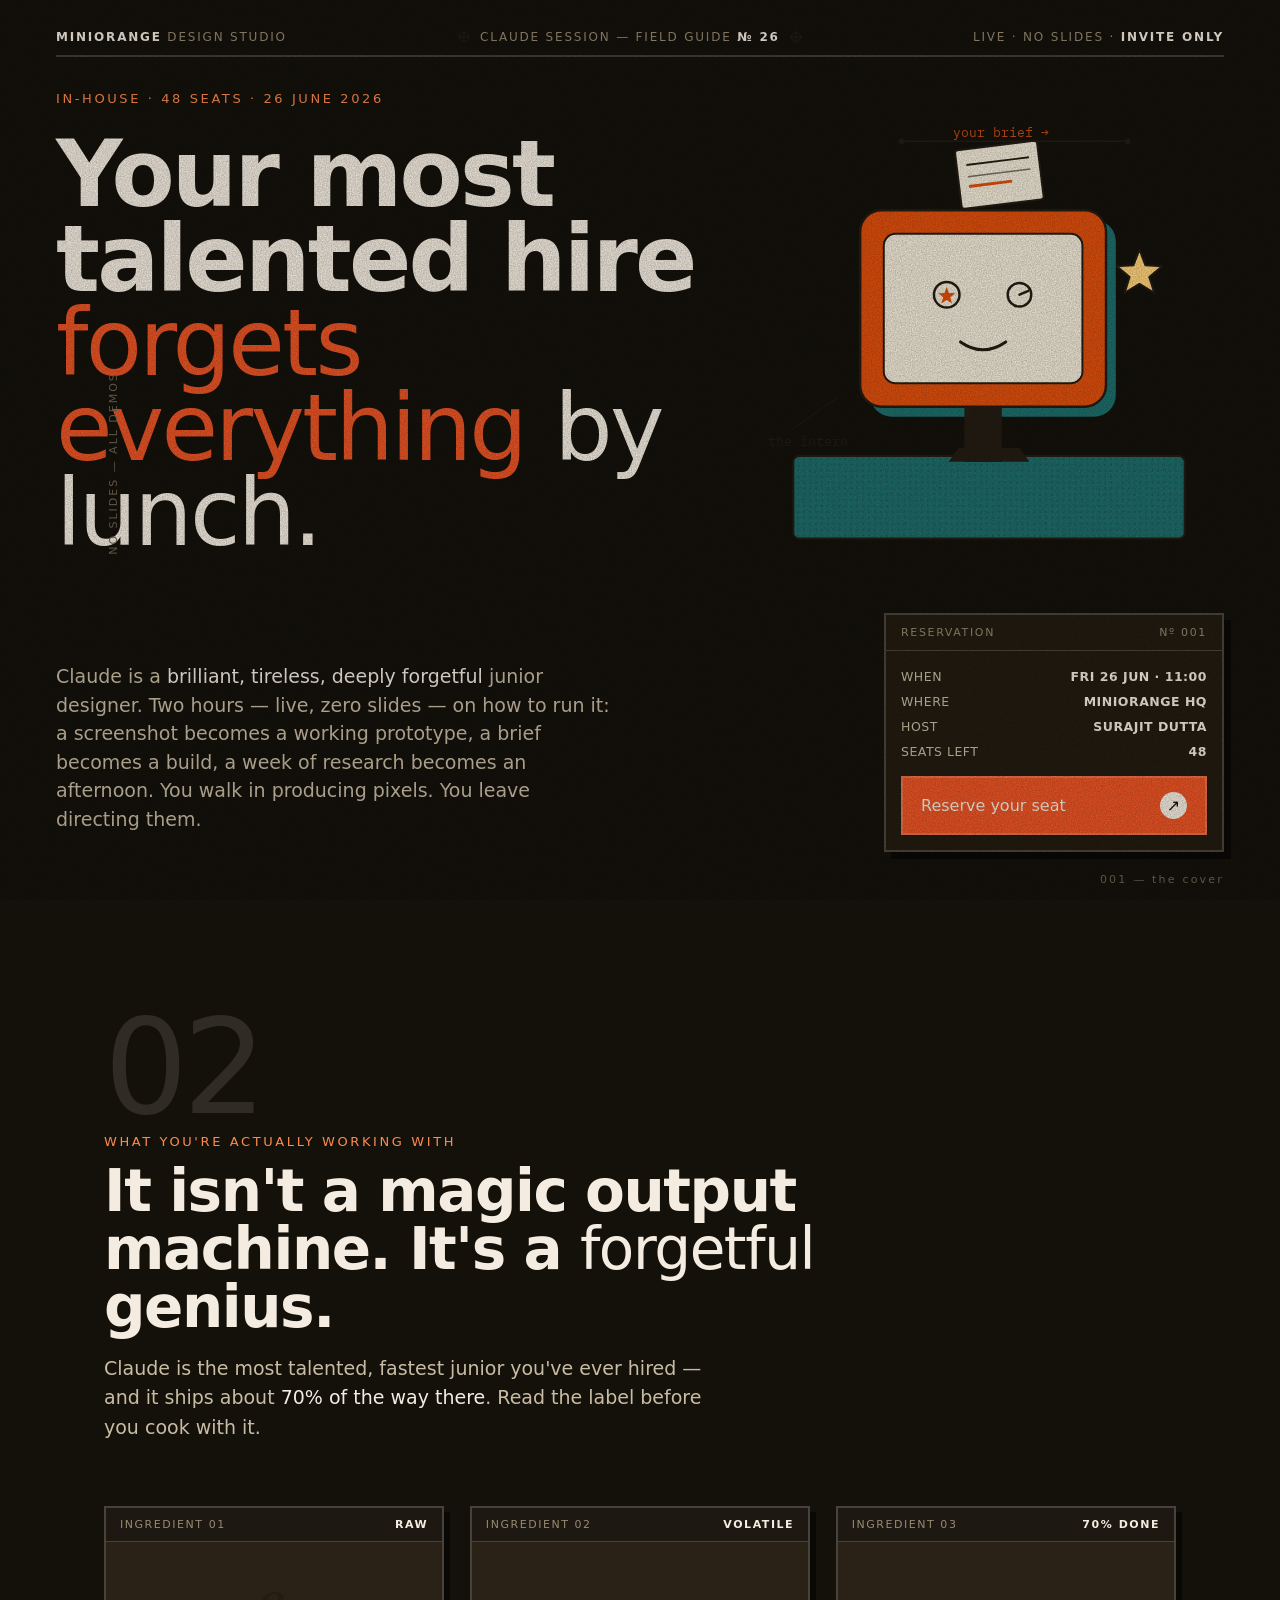
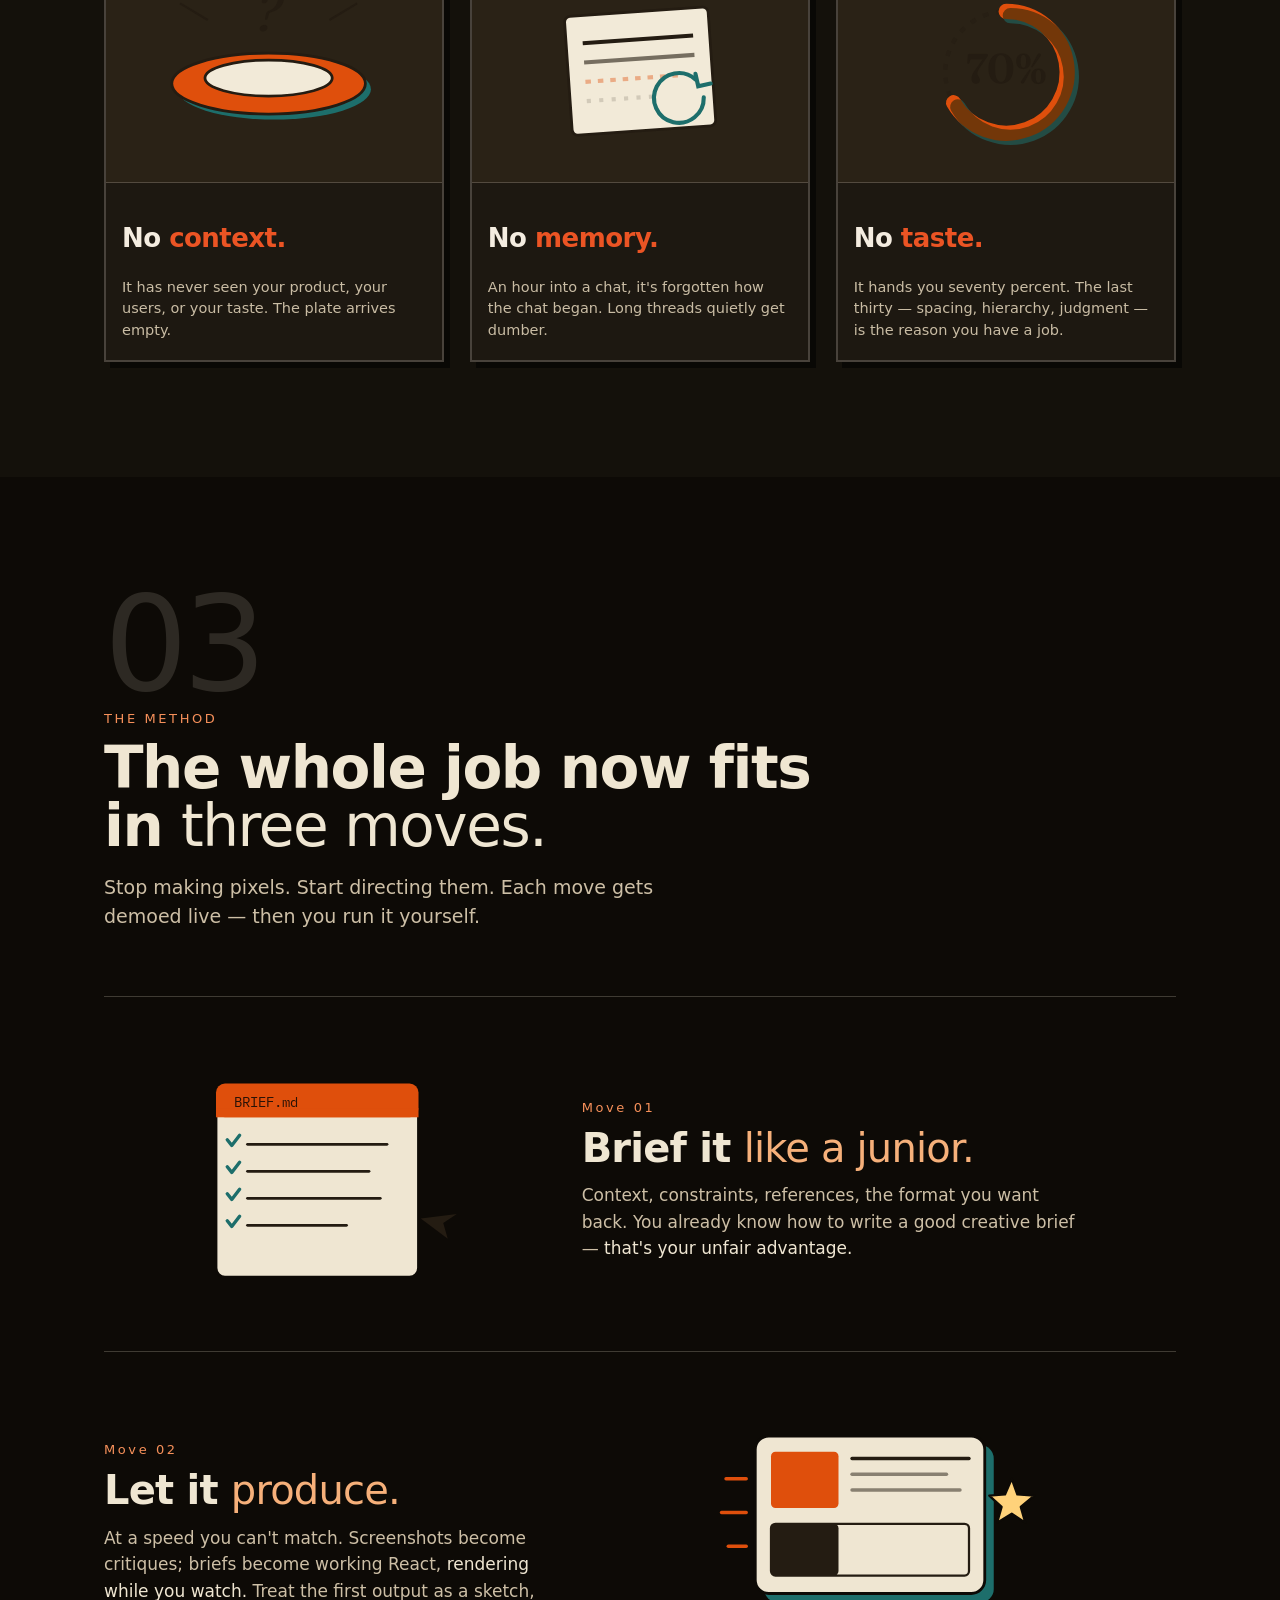
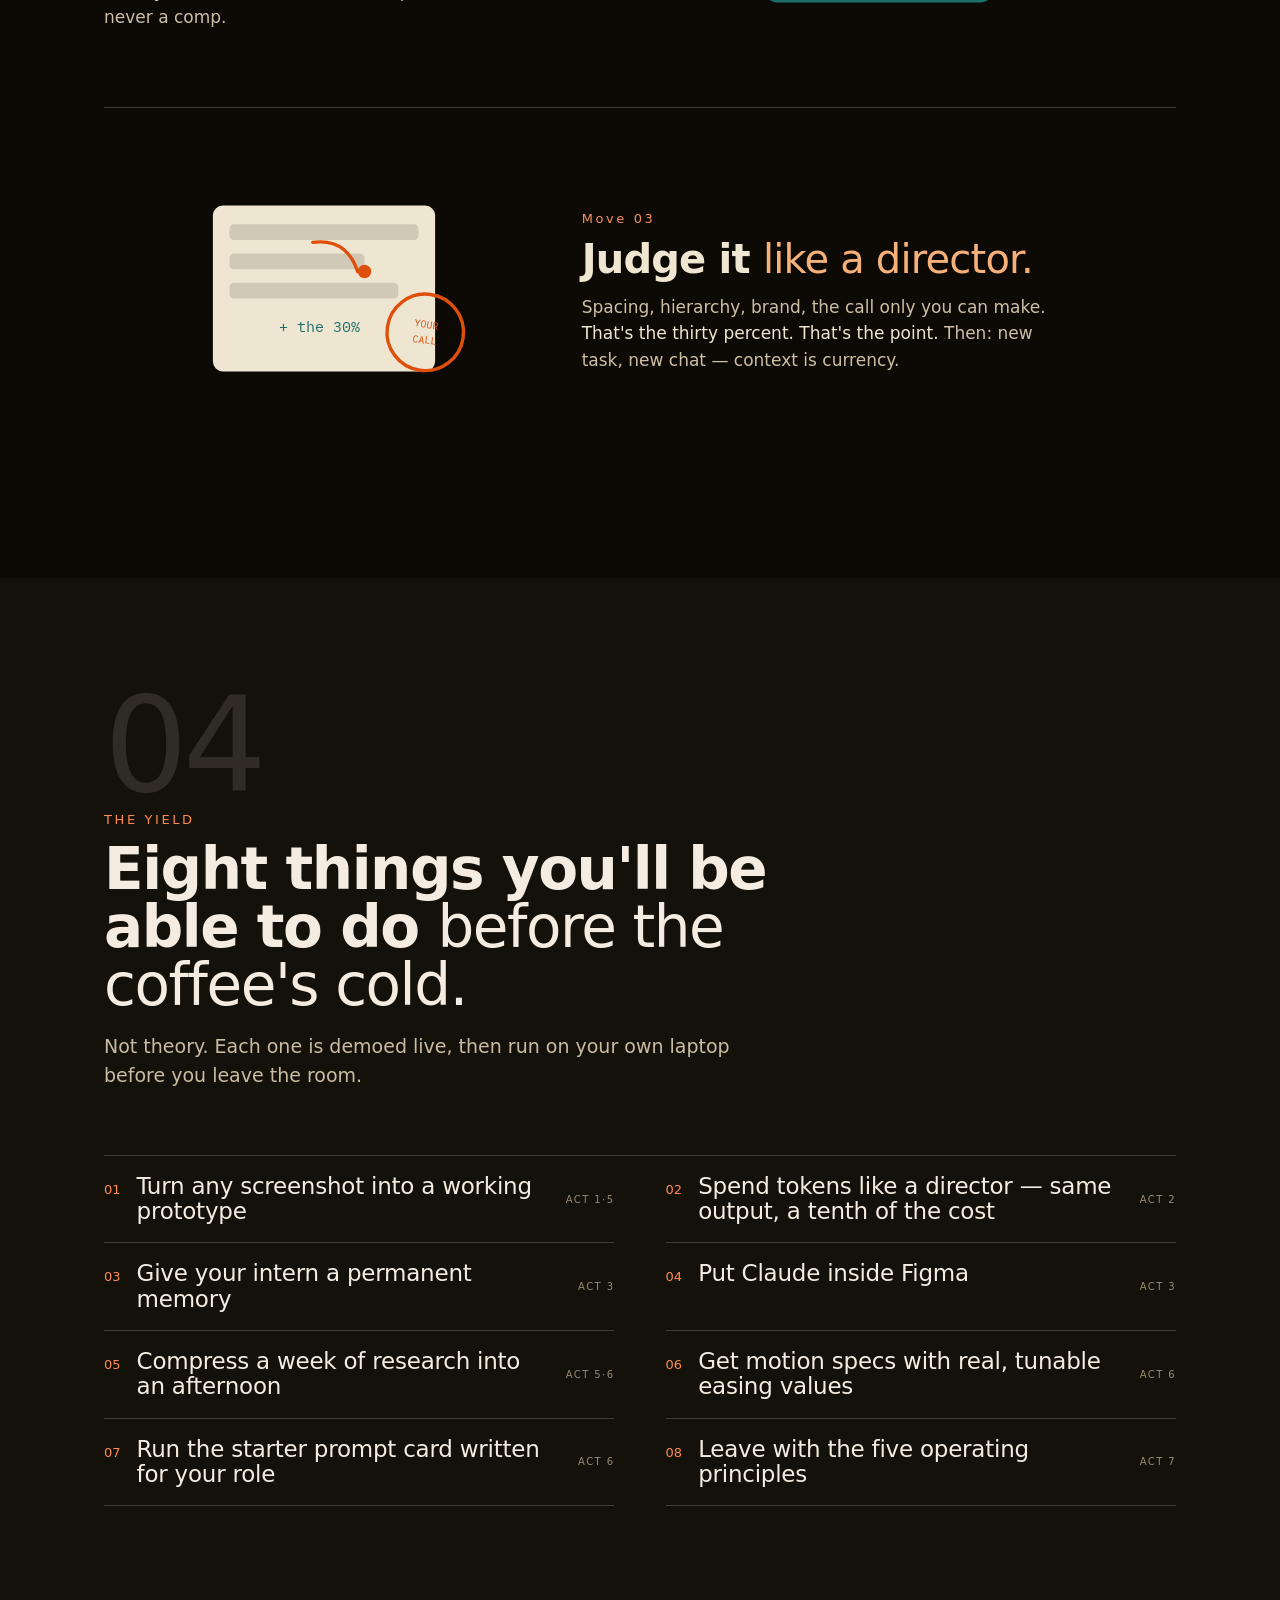
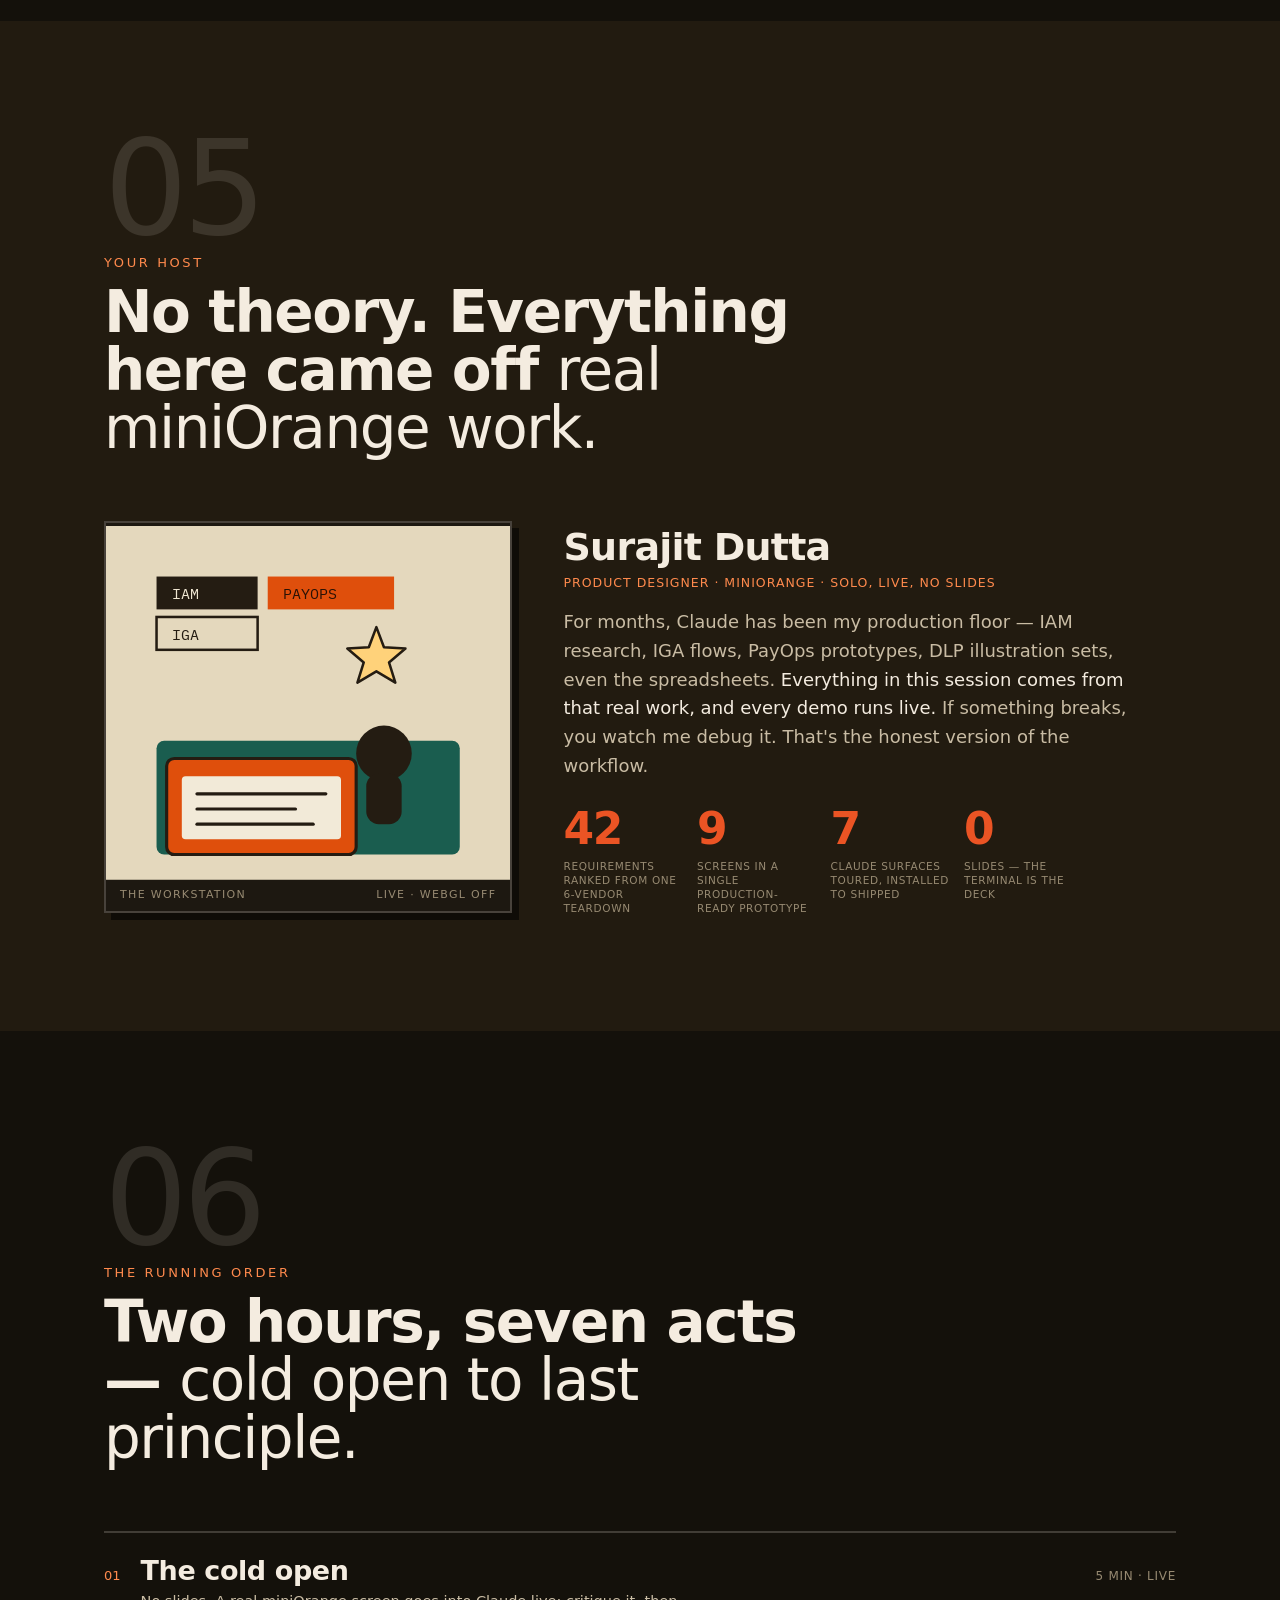
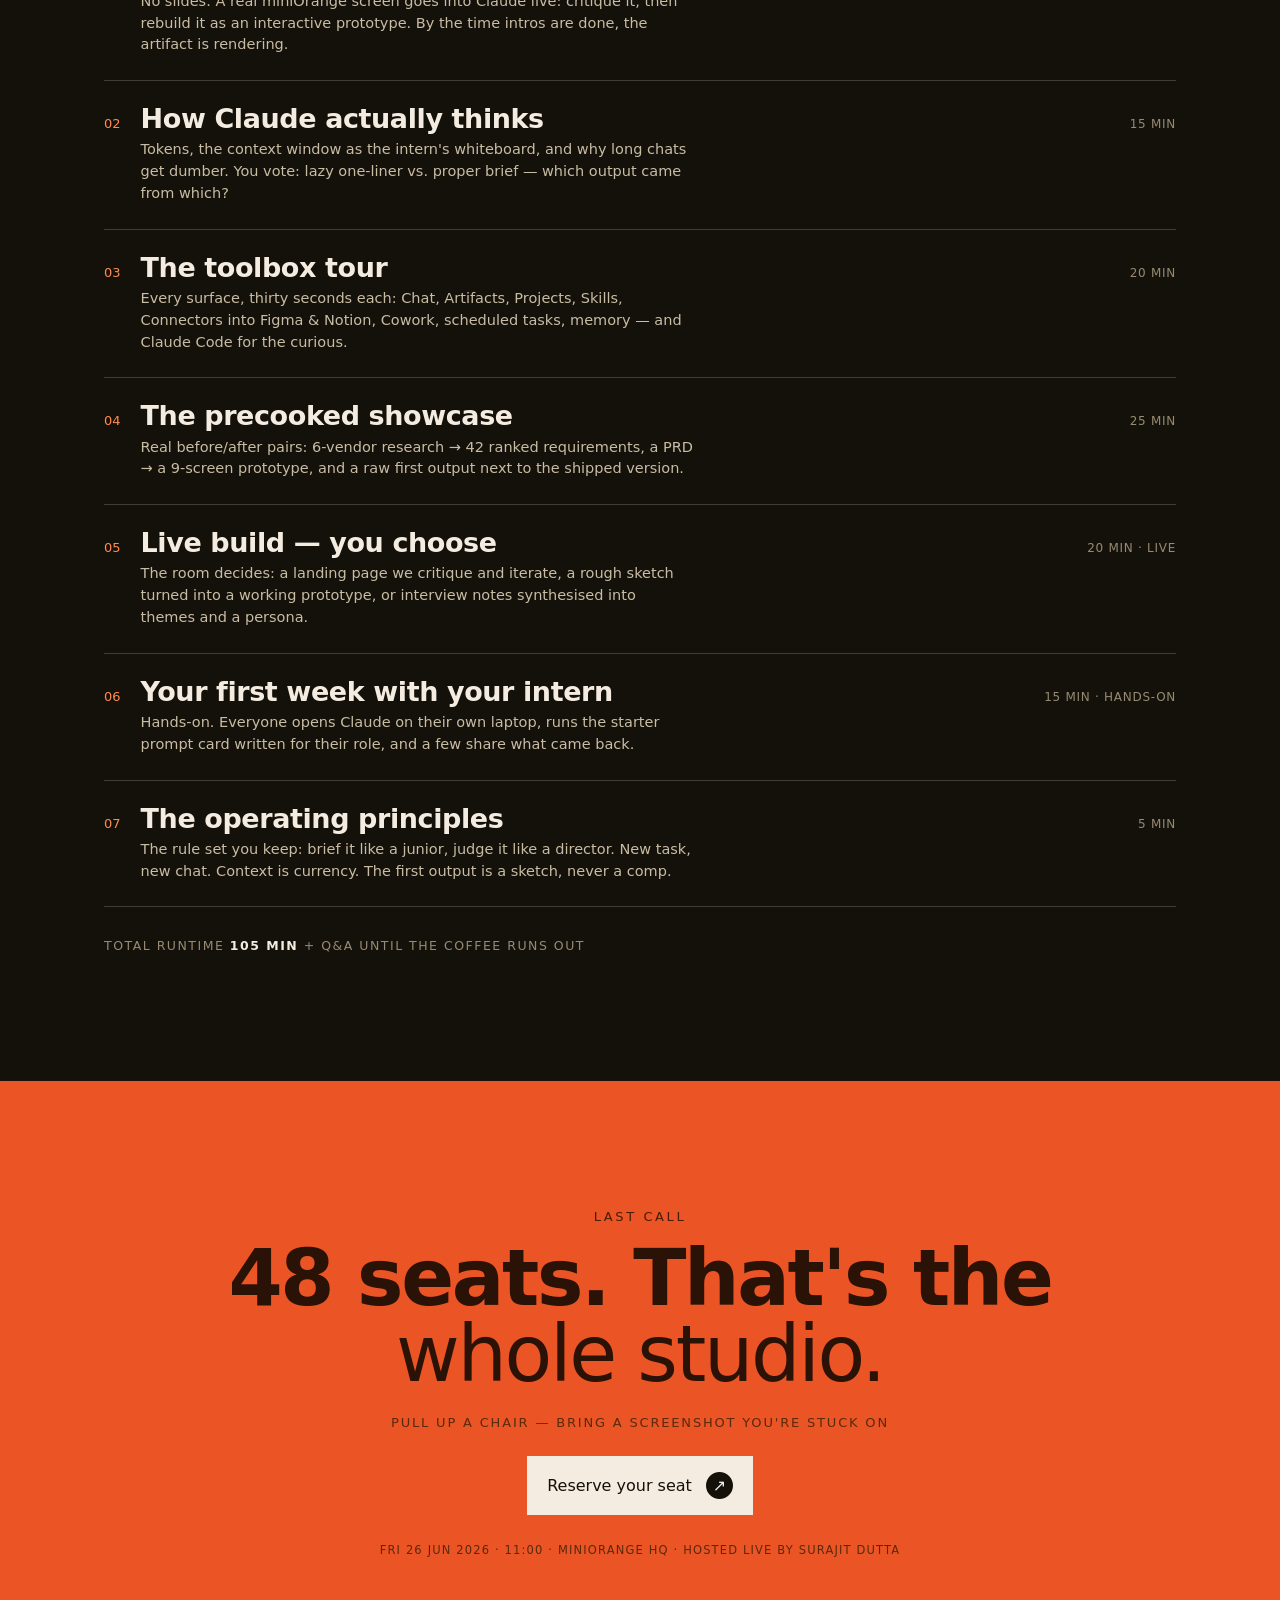
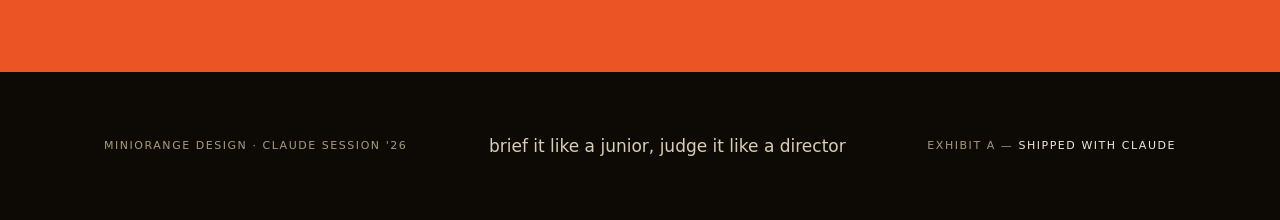
<file: preview.html>
<!doctype html>
<html lang="en" class="no-js">
<head>
  <meta charset="utf-8">
  <meta name="viewport" content="width=device-width, initial-scale=1">
  <meta name="robots" content="noindex, nofollow">
  <script>document.documentElement.classList.remove('no-js');</script>
  <title>Claude Session '26 — redesign (no-intro view)</title>
  <link rel="preconnect" href="https://fonts.googleapis.com">
  <link rel="preconnect" href="https://fonts.gstatic.com" crossorigin>
  <link href="https://fonts.googleapis.com/css2?family=Fraunces:ital,opsz,wght@0,9..144,300..900;1,9..144,300..600&family=Space+Grotesk:wght@300..600&family=IBM+Plex+Mono:wght@400;500;600&display=swap" rel="stylesheet">
  <link rel="stylesheet" href="css/field.css?v=2">
</head>
<body class="fg">
  <div class="fg-grain" aria-hidden="true"></div>
  <svg width="0" height="0" aria-hidden="true" style="position:absolute"><defs>
    <pattern id="fgh" width="6" height="6" patternUnits="userSpaceOnUse"><circle cx="3" cy="3" r="1.4" fill="#241c12"/></pattern>
  </defs></svg>

  <nav class="fg-nav is-on" id="fg-nav" aria-label="Session">
    <a class="fg-nav__mark" href="#hero" aria-label="Top">
      <svg width="22" height="22" viewBox="42.2 1 21 21" aria-hidden="true"><path d="M50.3114 20.6237C46.1311 19.5135 43.2477 15.7693 43.2578 11.47C43.2678 9.02777 44.0558 6.94868 45.6423 5.22277C47.4481 3.25488 49.4035 2.29612 52.0473 2.05388C52.8956 1.9834 54.432 2.14472 54.8411 2.35668C55.2101 2.54853 55.4396 2.93198 55.4396 3.37599C55.4396 3.65868 55.3597 3.82 55.0905 4.09251C54.9452 4.20676 54.7775 4.28768 54.5984 4.32991C54.304 4.39811 53.9132 4.36503 53.9132 4.36503C51.6982 4.13297 50.0023 4.53652 48.416 5.67695C46.6499 6.94868 45.6023 8.90665 45.4927 11.1369C45.3031 14.7297 47.8573 17.939 51.3989 18.5649C51.7982 18.6354 52.5165 18.666 53.135 18.6255C56.3375 18.4639 58.9815 16.1731 59.6797 12.9638C59.8197 12.3178 59.8494 11.904 59.7996 10.9048C59.7996 10.9048 59.7054 10.3786 59.7729 9.97991C59.8161 9.73564 59.9176 9.50587 60.0688 9.3102C60.538 8.83591 61.0866 8.82574 61.5754 9.30028C61.8947 9.60307 61.9247 9.68373 62.0344 10.5517C62.3237 13.0646 61.4059 15.8401 59.65 17.7573C58.7319 18.7565 57.9938 19.3319 56.976 19.8565C55.4396 20.6336 54.4019 20.8758 52.5465 20.8659C51.4587 20.8659 51.0297 20.8257 50.3114 20.6237Z" fill="#F7934D"/><path d="M51.6039 14.3358C51.5411 14.2174 51.5724 13.7248 51.6983 12.9564L51.8978 11.7447L51.4884 11.3999C50.5332 10.5822 50.7536 9.14402 51.9294 8.58245C52.5591 8.27711 53.4411 8.35574 53.9657 8.7598C54.8792 9.43943 54.9527 10.4936 54.1655 11.3211L53.6673 11.7447L53.9133 13.0154C54.0604 13.9317 54.0815 14.2668 53.9868 14.3653C53.9029 14.4637 53.5774 14.5032 52.7797 14.5032C51.8558 14.5032 51.6775 14.4737 51.6039 14.3358Z" fill="#F7934D"/><path d="M56.5061 7.37083C55.4201 6.07875 56.1428 4.79379 57.526 4.03019C58.131 3.63529 58.6745 3.04014 58.9514 2.39868L59.0712 2.03711L59.258 2.45797C59.4659 3.12894 59.6443 4.49405 59.4761 4.54341C58.0616 4.95791 56.5853 7.55836 56.5061 7.37083Z" fill="#4D9965"/><path d="M57.515 8.10197C56.985 7.99662 56.4883 7.66355 56.4883 7.38137C56.4883 7.05899 56.9773 5.91092 57.3727 5.47785C57.7977 4.99415 58.4918 4.60968 59.0946 4.42826C59.4307 4.3275 60.0681 4.31427 60.7526 4.33386C61.4368 4.3537 61.8317 4.40612 61.8317 4.50688C61.8317 4.54709 61.2047 4.89542 61.0368 4.98601C60.4618 5.36819 60.2333 5.80176 59.8478 6.54729C59.4524 7.33328 59.2295 7.66584 58.7944 7.89764C58.4188 8.09916 58.0447 8.20731 57.515 8.10197Z" fill="#9BCE7A"/></svg>
    </a>
    <a class="fg-nav__link" href="#premise">the premise</a>
    <a class="fg-nav__link" href="#method">the method</a>
    <a class="fg-nav__link" href="#menu">the menu</a>
    <a class="fg-nav__cta" href="register.html">Reserve ↗</a>
  </nav>

  <main class="fg-main">
    <section class="fg-hero" id="hero">
      <div class="fg-hero__inner">
        <header class="fg-mast">
          <div><b>miniOrange</b> design studio</div>
          <div class="fg-mast__reg">
            <svg class="fg-ch" viewBox="0 0 12 12" aria-hidden="true"><circle cx="6" cy="6" r="4.6" fill="none" stroke="#241c12" stroke-width="1"/><line x1="6" y1="0" x2="6" y2="12" stroke="#241c12"/><line x1="0" y1="6" x2="12" y2="6" stroke="#241c12"/></svg>
            <span>Claude Session — field guide <b>№ 26</b></span>
            <svg class="fg-ch" viewBox="0 0 12 12" aria-hidden="true"><circle cx="6" cy="6" r="4.6" fill="none" stroke="#241c12" stroke-width="1"/><line x1="6" y1="0" x2="6" y2="12" stroke="#241c12"/><line x1="0" y1="6" x2="12" y2="6" stroke="#241c12"/></svg>
          </div>
          <div>Live · no slides · <b>invite only</b></div>
        </header>
        <p class="fg-kick fg-hero__kick">In-house · 48 seats · 26 June 2026</p>
        <h1 class="fg-h1">Your most talented hire <span class="or">forgets everything</span> <span class="it">by lunch.</span></h1>
        <div class="fg-art" data-tilt aria-hidden="true">
          <svg viewBox="0 0 478 478" xmlns="http://www.w3.org/2000/svg">
            <g style="mix-blend-mode:multiply">
              <rect x="40" y="360" width="398" height="84" rx="6" fill="#1d6e6b"/>
              <rect x="118" y="120" width="250" height="200" rx="22" fill="#1d6e6b"/>
              <rect x="108" y="110" width="250" height="200" rx="22" fill="#df4f0c"/>
            </g>
            <rect x="40" y="360" width="398" height="84" rx="6" fill="none" stroke="#241c12" stroke-width="2"/>
            <rect x="108" y="110" width="250" height="200" rx="22" fill="none" stroke="#241c12" stroke-width="2.5"/>
            <rect x="132" y="134" width="202" height="152" rx="12" fill="#f2ead8" stroke="#241c12" stroke-width="2"/>
            <circle cx="196" cy="196" r="13" fill="#f2ead8" stroke="#241c12" stroke-width="2.5"/>
            <path d="M196 188 l2.2 6.2 6.6 .3 -5.2 4.2 1.9 6.3 -5.5-3.6 -5.5 3.6 1.9-6.3 -5.2-4.2 6.6-.3z" fill="#df4f0c"/>
            <circle cx="270" cy="196" r="12" fill="none" stroke="#241c12" stroke-width="2.5"/><path d="M270 196 l9 -4" stroke="#241c12" stroke-width="2.5" stroke-linecap="round"/>
            <path d="M210 244 q23 16 46 0" fill="none" stroke="#241c12" stroke-width="3" stroke-linecap="round"/>
            <rect x="214" y="310" width="38" height="56" fill="#241c12"/><path d="M198 366 h82 l-10 -14 h-62z" fill="#241c12"/>
            <g transform="rotate(-7 250 78)"><rect x="208" y="44" width="84" height="60" rx="3" fill="#f2ead8" stroke="#241c12" stroke-width="2"/><line x1="218" y1="60" x2="282" y2="60" stroke="#241c12" stroke-width="2"/><line x1="218" y1="72" x2="282" y2="72" stroke="#241c12" stroke-width="1.5" opacity=".6"/><line x1="218" y1="82" x2="262" y2="82" stroke="#df4f0c" stroke-width="3"/></g>
            <line x1="150" y1="40" x2="380" y2="40" stroke="#241c12" stroke-width="1.5"/><circle cx="150" cy="40" r="3" fill="#241c12"/><circle cx="380" cy="40" r="3" fill="#241c12"/>
            <path d="M392 150 l6 16 17 1 -13 11 5 16 -15 -9 -15 9 5 -16 -13 -11 17 -1z" fill="#ffd27a" stroke="#241c12" stroke-width="2" stroke-linejoin="round"/>
            <rect x="40" y="360" width="398" height="84" fill="url(#fgh)" opacity=".16"/>
            <line x1="86" y1="300" x2="40" y2="332" stroke="#241c12" stroke-width="1"/><text x="14" y="350" font-family="IBM Plex Mono, monospace" font-size="13" fill="#241c12">the intern</text>
            <text x="300" y="36" font-family="IBM Plex Mono, monospace" font-size="13" fill="#c14d14" text-anchor="end">your brief →</text>
          </svg>
        </div>
        <div class="fg-lower">
          <p class="fg-deck">Claude is a <b>brilliant, tireless, deeply forgetful</b> junior designer. Two hours — live, zero slides — on how to run it: a screenshot becomes a working prototype, a brief becomes a build, a week of research becomes an afternoon. You walk in producing pixels. You leave directing them.</p>
          <div class="fg-card">
            <div class="fg-card__h"><span>Reservation</span><span>Nº 001</span></div>
            <div class="fg-card__b">
              <div class="fg-row"><span>When</span><b>Fri 26 Jun · 11:00</b></div>
              <div class="fg-row"><span>Where</span><b>miniOrange HQ</b></div>
              <div class="fg-row"><span>Host</span><b>Surajit Dutta</b></div>
              <div class="fg-row"><span>Seats left</span><b>48</b></div>
              <a class="fg-cta" href="register.html">Reserve your seat <span class="fg-cta__ar" aria-hidden="true">↗</span></a>
            </div>
          </div>
        </div>
        <span class="fg-marg" aria-hidden="true">No slides — all demos</span>
        <span class="fg-folio">001 — the cover</span>
      </div>
    </section>

    <section class="fg-sec" id="premise">
      <div class="fg-wrap">
        <div class="fg-sec__head fg-reveal">
          <div class="fg-folio-no">02</div>
          <p class="fg-kick">What you're actually working with</p>
          <h2 class="fg-sec__title">It isn't a magic output machine. It's a <span class="it">forgetful</span> genius.</h2>
          <p class="fg-lead">Claude is the most talented, fastest junior you've ever hired — and it ships about <b>70% of the way there</b>. Read the label before you cook with it.</p>
        </div>
        <div class="fg-ing-grid">
          <article class="fg-ing fg-reveal">
            <div class="fg-ing__top"><span>Ingredient 01</span><b>raw</b></div>
            <div class="fg-ing__viz" data-parallax="6">
              <svg viewBox="0 0 220 150">
                <ellipse cx="110" cy="92" rx="70" ry="22" fill="#1d6e6b" style="mix-blend-mode:multiply"/>
                <ellipse cx="106" cy="88" rx="70" ry="22" fill="#df4f0c"/>
                <ellipse cx="106" cy="84" rx="46" ry="13" fill="#f2ead8" stroke="#241c12" stroke-width="2"/>
                <ellipse cx="106" cy="88" rx="70" ry="22" fill="none" stroke="#241c12" stroke-width="2"/>
                <text x="106" y="50" font-family="Fraunces, serif" font-size="38" fill="#241c12" text-anchor="middle" font-style="italic">?</text>
                <line x1="150" y1="42" x2="170" y2="30" stroke="#241c12" stroke-width="1.5"/><line x1="62" y1="42" x2="42" y2="30" stroke="#241c12" stroke-width="1.5"/>
              </svg>
            </div>
            <div class="fg-ing__body"><h3 class="fg-ing__label">No <span class="or">context.</span></h3><p class="fg-ing__desc">It has never seen your product, your users, or your taste. The plate arrives empty.</p></div>
          </article>
          <article class="fg-ing fg-reveal">
            <div class="fg-ing__top"><span>Ingredient 02</span><b>volatile</b></div>
            <div class="fg-ing__viz" data-parallax="10">
              <svg viewBox="0 0 220 150">
                <rect x="58" y="34" width="104" height="86" rx="4" fill="#f2ead8" stroke="#241c12" stroke-width="2" transform="rotate(-4 110 77)"/>
                <g transform="rotate(-4 110 77)">
                  <line x1="70" y1="54" x2="150" y2="54" stroke="#241c12" stroke-width="3"/>
                  <line x1="70" y1="68" x2="150" y2="68" stroke="#241c12" stroke-width="3" opacity=".6"/>
                  <line x1="70" y1="82" x2="140" y2="82" stroke="#df4f0c" stroke-width="3" opacity=".4" stroke-dasharray="4 5"/>
                  <line x1="70" y1="96" x2="120" y2="96" stroke="#241c12" stroke-width="3" opacity=".15" stroke-dasharray="3 6"/>
                </g>
                <path d="M156 96 a18 18 0 1 1 -6 -13" fill="none" stroke="#1d6e6b" stroke-width="3" stroke-linecap="round"/><path d="M150 79 l2 9 9 -2" fill="none" stroke="#1d6e6b" stroke-width="3" stroke-linecap="round"/>
              </svg>
            </div>
            <div class="fg-ing__body"><h3 class="fg-ing__label">No <span class="or">memory.</span></h3><p class="fg-ing__desc">An hour into a chat, it's forgotten how the chat began. Long threads quietly get dumber.</p></div>
          </article>
          <article class="fg-ing fg-reveal">
            <div class="fg-ing__top"><span>Ingredient 03</span><b>70% done</b></div>
            <div class="fg-ing__viz" data-parallax="14">
              <svg viewBox="0 0 220 150">
                <circle cx="110" cy="76" r="44" fill="none" stroke="#241c12" stroke-width="3" stroke-dasharray="4 6" opacity=".5"/>
                <path d="M110 32 a44 44 0 1 1 -38 66" fill="none" stroke="#df4f0c" stroke-width="11" stroke-linecap="round"/>
                <path d="M110 32 a44 44 0 1 1 -38 66" fill="none" stroke="#1d6e6b" stroke-width="11" stroke-linecap="round" transform="translate(3,3)" style="mix-blend-mode:multiply" opacity=".55"/>
                <text x="110" y="84" font-family="Fraunces, serif" font-weight="600" font-size="30" fill="#241c12" text-anchor="middle">70%</text>
              </svg>
            </div>
            <div class="fg-ing__body"><h3 class="fg-ing__label">No <span class="or">taste.</span></h3><p class="fg-ing__desc">It hands you seventy percent. The last thirty — spacing, hierarchy, judgment — is the reason you have a job.</p></div>
          </article>
        </div>
      </div>
    </section>

    <section class="fg-sec fg-method" id="method">
      <div class="fg-wrap">
        <div class="fg-sec__head fg-reveal">
          <div class="fg-folio-no">03</div>
          <p class="fg-kick">The method</p>
          <h2 class="fg-sec__title">The whole job now fits in <span class="it">three moves.</span></h2>
          <p class="fg-lead">Stop making pixels. Start directing them. Each move gets demoed live — then you run it yourself.</p>
        </div>
        <div class="fg-step fg-reveal">
          <div class="fg-step__viz" data-parallax="12">
            <svg viewBox="0 0 320 230">
              <rect x="64" y="30" width="180" height="172" rx="8" fill="#efe6d2" stroke="#0d0a06" stroke-width="2.5"/>
              <rect x="64" y="30" width="180" height="30" rx="8" fill="#df4f0c"/><rect x="64" y="52" width="180" height="8" fill="#df4f0c"/>
              <text x="80" y="51" font-family="IBM Plex Mono, monospace" font-size="12" fill="#2a1206">BRIEF.md</text>
              <g stroke="#241c12" stroke-width="2.5" stroke-linecap="round"><line x1="92" y1="84" x2="216" y2="84"/><line x1="92" y1="108" x2="200" y2="108"/><line x1="92" y1="132" x2="210" y2="132"/><line x1="92" y1="156" x2="180" y2="156"/></g>
              <g fill="none" stroke="#1d6e6b" stroke-width="3" stroke-linecap="round" stroke-linejoin="round"><path d="M74 80 l4 5 7 -9"/><path d="M74 104 l4 5 7 -9"/><path d="M74 128 l4 5 7 -9"/><path d="M74 152 l4 5 7 -9"/></g>
              <path d="M246 150 l24 18 -4 -14 12 -8z" fill="#241c12"/>
            </svg>
          </div>
          <div class="fg-step__text"><p class="fg-step__no">Move 01</p><h3 class="fg-step__title">Brief it <span class="it">like a junior.</span></h3><p class="fg-step__desc">Context, constraints, references, the format you want back. You already know how to write a good creative brief — <b>that's your unfair advantage.</b></p></div>
        </div>
        <div class="fg-step fg-step--flip fg-reveal">
          <div class="fg-step__viz" data-parallax="12">
            <svg viewBox="0 0 320 230">
              <rect x="58" y="40" width="204" height="140" rx="12" fill="#1d6e6b" style="mix-blend-mode:multiply"/>
              <rect x="50" y="32" width="204" height="140" rx="12" fill="#efe6d2" stroke="#0d0a06" stroke-width="2.5"/>
              <rect x="64" y="46" width="60" height="50" rx="4" fill="#df4f0c"/>
              <line x1="136" y1="52" x2="240" y2="52" stroke="#241c12" stroke-width="3" stroke-linecap="round"/><line x1="136" y1="66" x2="220" y2="66" stroke="#241c12" stroke-width="3" stroke-linecap="round" opacity=".5"/><line x1="136" y1="80" x2="232" y2="80" stroke="#241c12" stroke-width="3" stroke-linecap="round" opacity=".5"/>
              <rect x="64" y="110" width="176" height="46" rx="4" fill="none" stroke="#241c12" stroke-width="2"/><rect x="64" y="110" width="60" height="46" rx="4" fill="#241c12"/>
              <path d="M278 70 l5 14 15 1 -12 10 4 14 -12 -8 -13 8 4 -14 -11 -10 14 -1z" fill="#ffd27a" stroke="#0d0a06" stroke-width="2" stroke-linejoin="round"/>
              <g stroke="#df4f0c" stroke-width="3" stroke-linecap="round"><line x1="24" y1="70" x2="42" y2="70"/><line x1="20" y1="100" x2="42" y2="100"/><line x1="26" y1="130" x2="42" y2="130"/></g>
            </svg>
          </div>
          <div class="fg-step__text"><p class="fg-step__no">Move 02</p><h3 class="fg-step__title">Let it <span class="it">produce.</span></h3><p class="fg-step__desc">At a speed you can't match. Screenshots become critiques; briefs become working React, <b>rendering while you watch.</b> Treat the first output as a sketch, never a comp.</p></div>
        </div>
        <div class="fg-step fg-reveal">
          <div class="fg-step__viz" data-parallax="12">
            <svg viewBox="0 0 320 230">
              <rect x="60" y="36" width="200" height="150" rx="10" fill="#efe6d2" stroke="#0d0a06" stroke-width="2.5"/>
              <rect x="76" y="54" width="168" height="14" rx="4" fill="#241c12" opacity=".15"/>
              <rect x="76" y="80" width="120" height="14" rx="4" fill="#241c12" opacity=".15"/>
              <rect x="76" y="106" width="150" height="14" rx="4" fill="#241c12" opacity=".15"/>
              <path d="M150 70 q30 -4 40 26" fill="none" stroke="#df4f0c" stroke-width="3" stroke-linecap="round"/>
              <circle cx="196" cy="96" r="6" fill="#df4f0c"/>
              <text x="120" y="150" font-family="IBM Plex Mono, monospace" font-size="13" fill="#1d6e6b">+ the 30%</text>
              <g transform="rotate(8 250 150)"><circle cx="250" cy="150" r="34" fill="none" stroke="#df4f0c" stroke-width="3"/><text x="250" y="146" font-family="IBM Plex Mono, monospace" font-size="9" fill="#df4f0c" text-anchor="middle">YOUR</text><text x="250" y="160" font-family="IBM Plex Mono, monospace" font-size="9" fill="#df4f0c" text-anchor="middle">CALL</text></g>
            </svg>
          </div>
          <div class="fg-step__text"><p class="fg-step__no">Move 03</p><h3 class="fg-step__title">Judge it <span class="it">like a director.</span></h3><p class="fg-step__desc">Spacing, hierarchy, brand, the call only you can make. <b>That's the thirty percent. That's the point.</b> Then: new task, new chat — context is currency.</p></div>
        </div>
      </div>
    </section>

    <section class="fg-sec" id="learn">
      <div class="fg-wrap">
        <div class="fg-sec__head fg-reveal">
          <div class="fg-folio-no">04</div>
          <p class="fg-kick">The yield</p>
          <h2 class="fg-sec__title">Eight things you'll be able to do <span class="it">before the coffee's cold.</span></h2>
          <p class="fg-lead">Not theory. Each one is demoed live, then run on your own laptop before you leave the room.</p>
        </div>
        <div class="fg-out-grid fg-reveal">
          <div class="fg-out"><span class="fg-out__no">01</span><span class="fg-out__title">Turn any screenshot into a working prototype</span><span class="fg-out__act">Act 1·5</span></div>
          <div class="fg-out"><span class="fg-out__no">02</span><span class="fg-out__title">Spend tokens like a director — same output, a tenth of the cost</span><span class="fg-out__act">Act 2</span></div>
          <div class="fg-out"><span class="fg-out__no">03</span><span class="fg-out__title">Give your intern a permanent memory</span><span class="fg-out__act">Act 3</span></div>
          <div class="fg-out"><span class="fg-out__no">04</span><span class="fg-out__title">Put Claude inside Figma</span><span class="fg-out__act">Act 3</span></div>
          <div class="fg-out"><span class="fg-out__no">05</span><span class="fg-out__title">Compress a week of research into an afternoon</span><span class="fg-out__act">Act 5·6</span></div>
          <div class="fg-out"><span class="fg-out__no">06</span><span class="fg-out__title">Get motion specs with real, tunable easing values</span><span class="fg-out__act">Act 6</span></div>
          <div class="fg-out"><span class="fg-out__no">07</span><span class="fg-out__title">Run the starter prompt card written for your role</span><span class="fg-out__act">Act 6</span></div>
          <div class="fg-out"><span class="fg-out__no">08</span><span class="fg-out__title">Leave with the five operating principles</span><span class="fg-out__act">Act 7</span></div>
        </div>
      </div>
    </section>

    <section class="fg-sec fg-sec--paper2" id="speaker">
      <div class="fg-wrap">
        <div class="fg-sec__head fg-reveal">
          <div class="fg-folio-no">05</div>
          <p class="fg-kick">Your host</p>
          <h2 class="fg-sec__title">No theory. Everything here came off <span class="it">real miniOrange work.</span></h2>
        </div>
        <div class="fg-speaker">
          <div class="fg-portrait fg-reveal" data-parallax="8">
            <svg viewBox="0 0 320 280">
              <rect width="320" height="280" fill="#e4d8bd"/>
              <rect x="40" y="170" width="240" height="90" rx="6" fill="#1d6e6b" style="mix-blend-mode:multiply"/>
              <rect x="48" y="184" width="150" height="76" rx="6" fill="#df4f0c" stroke="#241c12" stroke-width="2.5"/>
              <rect x="60" y="198" width="126" height="50" rx="3" fill="#f2ead8"/>
              <g stroke="#241c12" stroke-width="2.5" stroke-linecap="round"><line x1="72" y1="212" x2="174" y2="212"/><line x1="72" y1="224" x2="150" y2="224"/><line x1="72" y1="236" x2="164" y2="236"/></g>
              <path d="M214 80 l6 16 17 1 -13 11 5 16 -15 -9 -15 9 5 -16 -13 -11 17 -1z" fill="#ffd27a" stroke="#241c12" stroke-width="2" stroke-linejoin="round"/>
              <circle cx="220" cy="180" r="22" fill="#241c12"/>
              <rect x="206" y="196" width="28" height="40" rx="10" fill="#241c12"/>
              <rect x="40" y="40" width="80" height="26" fill="#241c12"/><text x="52" y="58" font-family="IBM Plex Mono, monospace" font-size="12" fill="#efe6d2">IAM</text>
              <rect x="40" y="72" width="80" height="26" fill="none" stroke="#241c12" stroke-width="2"/><text x="52" y="90" font-family="IBM Plex Mono, monospace" font-size="12" fill="#241c12">IGA</text>
              <rect x="128" y="40" width="100" height="26" fill="#df4f0c"/><text x="140" y="58" font-family="IBM Plex Mono, monospace" font-size="12" fill="#2a1206">PAYOPS</text>
            </svg>
            <div class="fg-portrait__cap"><span>The workstation</span><span>live · webgl off</span></div>
          </div>
          <div class="fg-reveal">
            <div class="fg-speaker__name">Surajit Dutta</div>
            <div class="fg-speaker__role">Product designer · miniOrange · solo, live, no slides</div>
            <p class="fg-speaker__bio">For months, Claude has been my production floor — IAM research, IGA flows, PayOps prototypes, DLP illustration sets, even the spreadsheets. <b>Everything in this session comes from that real work, and every demo runs live.</b> If something breaks, you watch me debug it. That's the honest version of the workflow.</p>
            <div class="fg-stats">
              <div class="fg-stat"><div class="fg-stat__n">42</div><span class="fg-stat__l">requirements ranked from one 6-vendor teardown</span></div>
              <div class="fg-stat"><div class="fg-stat__n">9</div><span class="fg-stat__l">screens in a single production-ready prototype</span></div>
              <div class="fg-stat"><div class="fg-stat__n">7</div><span class="fg-stat__l">Claude surfaces toured, installed to shipped</span></div>
              <div class="fg-stat"><div class="fg-stat__n">0</div><span class="fg-stat__l">slides — the terminal is the deck</span></div>
            </div>
          </div>
        </div>
      </div>
    </section>

    <section class="fg-sec" id="menu">
      <div class="fg-wrap">
        <div class="fg-sec__head fg-reveal">
          <div class="fg-folio-no">06</div>
          <p class="fg-kick">The running order</p>
          <h2 class="fg-sec__title">Two hours, seven acts — <span class="it">cold open to last principle.</span></h2>
        </div>
        <div class="fg-menu fg-reveal">
          <div class="fg-course"><span class="fg-course__no">01</span><div><div class="fg-course__title">The cold open</div><p class="fg-course__desc">No slides. A real miniOrange screen goes into Claude live: critique it, then rebuild it as an interactive prototype. By the time intros are done, the artifact is rendering.</p></div><span class="fg-course__time">5 min · live</span></div>
          <div class="fg-course"><span class="fg-course__no">02</span><div><div class="fg-course__title">How Claude actually thinks</div><p class="fg-course__desc">Tokens, the context window as the intern's whiteboard, and why long chats get dumber. You vote: lazy one-liner vs. proper brief — which output came from which?</p></div><span class="fg-course__time">15 min</span></div>
          <div class="fg-course"><span class="fg-course__no">03</span><div><div class="fg-course__title">The toolbox tour</div><p class="fg-course__desc">Every surface, thirty seconds each: Chat, Artifacts, Projects, Skills, Connectors into Figma &amp; Notion, Cowork, scheduled tasks, memory — and Claude Code for the curious.</p></div><span class="fg-course__time">20 min</span></div>
          <div class="fg-course"><span class="fg-course__no">04</span><div><div class="fg-course__title">The precooked showcase</div><p class="fg-course__desc">Real before/after pairs: 6-vendor research → 42 ranked requirements, a PRD → a 9-screen prototype, and a raw first output next to the shipped version.</p></div><span class="fg-course__time">25 min</span></div>
          <div class="fg-course"><span class="fg-course__no">05</span><div><div class="fg-course__title">Live build — you choose</div><p class="fg-course__desc">The room decides: a landing page we critique and iterate, a rough sketch turned into a working prototype, or interview notes synthesised into themes and a persona.</p></div><span class="fg-course__time">20 min · live</span></div>
          <div class="fg-course"><span class="fg-course__no">06</span><div><div class="fg-course__title">Your first week with your intern</div><p class="fg-course__desc">Hands-on. Everyone opens Claude on their own laptop, runs the starter prompt card written for their role, and a few share what came back.</p></div><span class="fg-course__time">15 min · hands-on</span></div>
          <div class="fg-course"><span class="fg-course__no">07</span><div><div class="fg-course__title">The operating principles</div><p class="fg-course__desc">The rule set you keep: brief it like a junior, judge it like a director. New task, new chat. Context is currency. The first output is a sketch, never a comp.</p></div><span class="fg-course__time">5 min</span></div>
          <p class="fg-menu__total">Total runtime <b>105 min</b> + Q&amp;A until the coffee runs out</p>
        </div>
      </div>
    </section>

    <section class="fg-sec fg-close" id="reserve">
      <div class="fg-wrap fg-reveal">
        <p class="fg-kick">Last call</p>
        <h2 class="fg-close__title">48 seats. That's the <span class="it">whole studio.</span></h2>
        <p class="fg-close__seats">Pull up a chair — bring a screenshot you're stuck on</p>
        <a class="fg-cta" href="register.html">Reserve your seat <span class="fg-cta__ar" aria-hidden="true">↗</span></a>
        <p class="fg-close__meta">Fri 26 Jun 2026 · 11:00 · miniOrange HQ · hosted live by Surajit Dutta</p>
      </div>
    </section>

    <footer class="fg-footer">
      <div class="fg-wrap fg-footer__row">
        <span>miniOrange design · Claude Session '26</span>
        <span class="fg-footer__sig">brief it like a junior, judge it like a director</span>
        <span>Exhibit A — <b>shipped with Claude</b></span>
      </div>
    </footer>
  </main>

  <script src="js/field.js?v=1" defer></script>
</body>
</html>
</file>
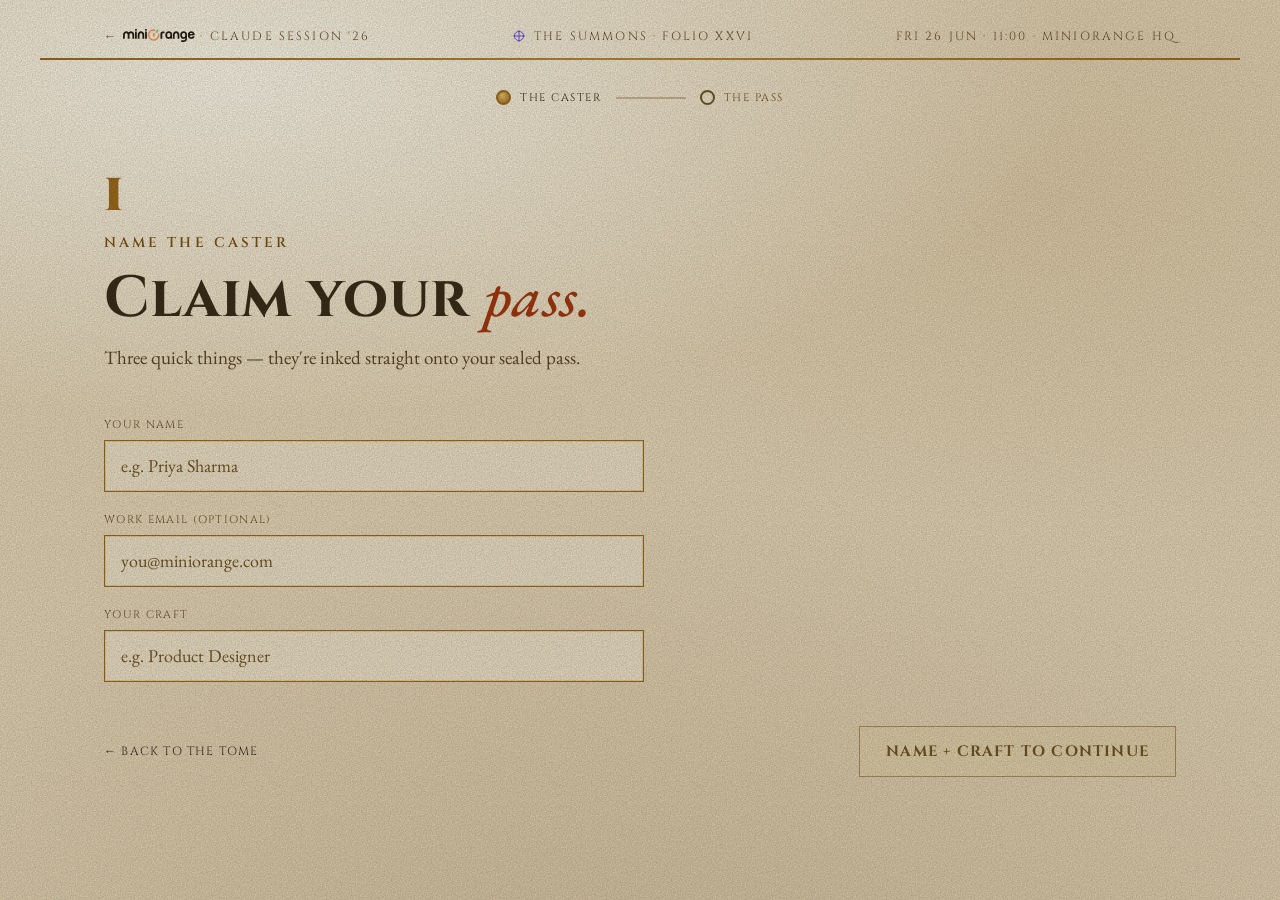
<file: register.html>
<!doctype html>
<html lang="en" class="no-js">
<head>
  <meta charset="utf-8">
  <meta name="viewport" content="width=device-width, initial-scale=1">
  <meta name="theme-color" content="#efe6d2">
  <meta name="robots" content="noindex, nofollow">
  <script>document.documentElement.classList.remove('no-js');</script>
  <title>Claim your place — Claude Session '26 · miniOrange</title>
  <meta name="description" content="Choose your place at the table, name the caster, and claim your sealed pass for the miniOrange Claude Session '26. Twenty places.">
  <link rel="canonical" href="https://claude-session-26.vercel.app/register">
  <link rel="icon" href="assets/favicon.svg?v=2" type="image/svg+xml">
  <link rel="apple-touch-icon" href="assets/favicon.svg?v=2">
  <meta property="og:type" content="website">
  <meta property="og:site_name" content="miniOrange Design">
  <meta property="og:title" content="Claim your place — Claude Session '26">
  <meta property="og:description" content="Choose your place at the table and claim your sealed pass for the miniOrange Claude Session '26. Twenty places.">
  <meta property="og:url" content="https://claude-session-26.vercel.app/register">
  <meta property="og:image" content="https://claude-session-26.vercel.app/assets/og-cover.png">
  <meta property="og:image:width" content="1200">
  <meta property="og:image:height" content="630">
  <meta name="twitter:card" content="summary_large_image">
  <meta name="twitter:title" content="Claim your place — Claude Session '26">
  <meta name="twitter:image" content="https://claude-session-26.vercel.app/assets/og-cover.png">
  <link rel="preconnect" href="https://fonts.googleapis.com">
  <link rel="preconnect" href="https://fonts.gstatic.com" crossorigin>
  <link rel="preconnect" href="https://cdn.jsdelivr.net" crossorigin>
  <link href="https://fonts.googleapis.com/css2?family=Cinzel:wght@500;700;900&family=EB+Garamond:ital,wght@0,400..800;1,400..600&display=swap" rel="stylesheet">
  <link rel="stylesheet" href="css/field.css?v=8">
  <link rel="stylesheet" href="css/register.css?v=12">
  <link rel="stylesheet" href="css/magic.css?v=2">
  <script async src="https://ga.jspm.io/npm:es-module-shims@1.10.0/dist/es-module-shims.js"></script>
  <script type="importmap">
  { "imports": { "three": "https://cdn.jsdelivr.net/npm/three@0.160.0/build/three.module.js", "three/addons/": "https://cdn.jsdelivr.net/npm/three@0.160.0/examples/jsm/" } }
  </script>
</head>
<body class="fg reg">
  <div class="fg-grain" aria-hidden="true"></div>

  <header class="reg-head">
    <a class="reg-head__back" href="/home">← <img class="reg-head__logo" src="assets/miniorange-logo-dark.svg?v=1" alt="miniOrange"> · Claude Session '26</a>
    <div class="reg-head__reg">
      <svg class="fg-ch" viewBox="0 0 12 12" aria-hidden="true"><circle cx="6" cy="6" r="4.6" fill="none" stroke="currentColor" stroke-width="1"/><line x1="6" y1="0" x2="6" y2="12" stroke="currentColor"/><line x1="0" y1="6" x2="12" y2="6" stroke="currentColor"/></svg>
      <span>The Summons · folio xxvi</span>
    </div>
    <div class="reg-head__meta">Fri 26 Jun · 11:00 · miniOrange HQ</div>
  </header>

  <nav class="reg-progress" aria-label="Registration steps">
    <button class="reg-progress__dot is-active" data-goto="you" type="button"><i></i><span>The caster</span></button>
    <span class="reg-progress__line" aria-hidden="true"></span>
    <button class="reg-progress__dot" data-goto="pass" type="button"><i></i><span>The pass</span></button>
  </nav>

  <main class="reg-main">

    <!-- STEP 1 · YOU -->
    <section class="reg-step is-current" data-step="you">
      <div class="reg-step__head">
        <div class="fg-folio-no">I</div>
        <p class="fg-kick">Name the caster</p>
        <h1 class="reg-title">Claim your <span class="it">pass.</span></h1>
        <p class="reg-sub">Three quick things — they're inked straight onto your sealed pass.</p>
      </div>
      <div class="reg-form">
        <label class="reg-field">
          <span class="reg-field__label">Your name</span>
          <input type="text" id="inp-name" placeholder="e.g. Priya Sharma" autocomplete="name" maxlength="40">
        </label>
        <label class="reg-field">
          <span class="reg-field__label">Work email <em>(optional)</em></span>
          <input type="email" id="inp-email" placeholder="you@miniorange.com" autocomplete="email" maxlength="60">
        </label>
        <label class="reg-field">
          <span class="reg-field__label">Your craft</span>
          <input type="text" id="inp-designation" list="desig-list" placeholder="e.g. Product Designer" autocomplete="organization-title" maxlength="40">
          <datalist id="desig-list">
            <option>Product Designer</option><option>UI Designer</option><option>UX Designer</option>
            <option>UX Researcher</option><option>Design Lead</option><option>Motion Designer</option>
            <option>Graphic Designer</option><option>Design Systems</option><option>Product Manager</option>
          </datalist>
        </label>
      </div>
      <div class="reg-actions">
        <a class="reg-back" href="/home">← Back to the tome</a>
        <button class="reg-cta" id="cta-you" type="button" disabled>Name + craft to continue</button>
      </div>
    </section>

    <!-- STEP 3 · PASS -->
    <section class="reg-step reg-step--pass" data-step="pass">
      <div class="reg-step__head">
        <div class="fg-folio-no">II</div>
        <p class="fg-kick">It is sealed</p>
        <h1 class="reg-title" id="pass-headline">Your place is sealed.</h1>
        <p class="reg-sub">Your sealed pass — turn it in your hand; the wax is real enough. No, you can't scalp a spell.</p>
      </div>

      <div class="ticket-stage">
        <div class="ticket-3d" id="ticket-3d" aria-label="Your 3D sealed pass — drag to rotate"></div>
        <div class="ticket-actions">
          <button class="reg-cta reg-cta--ghost" id="btn-download" type="button">Keep a rubbing (PNG)</button>
          <button class="reg-back" id="btn-reset" type="button">Unseal &amp; edit</button>
        </div>
      </div>

      <div class="wait-block">
        <span class="fg-kick">Before the candle gutters</span>
        <h2 class="wait-title" id="wait-title">Your familiar wakes in</h2>
        <div class="countdown" id="countdown">
          <div class="countdown__cell"><b id="cd-d">—</b><span>days</span></div>
          <div class="countdown__cell"><b id="cd-h">—</b><span>hours</span></div>
          <div class="countdown__cell"><b id="cd-m">—</b><span>min</span></div>
          <div class="countdown__cell"><b id="cd-s">—</b><span>sec</span></div>
        </div>
        <div class="homework">
          <p class="homework__head">Before the night — three small rites:</p>
          <label class="homework__item"><input type="checkbox" data-hw="0"><i></i><span>Summon the Claude desktop app and sign in with your miniOrange account.</span></label>
          <label class="homework__item"><input type="checkbox" data-hw="1"><i></i><span>Bring one screenshot of a screen you'd love to mend — it may be re-conjured live in the first rite.</span></label>
          <label class="homework__item"><input type="checkbox" data-hw="2"><i></i><span>Think of one task you'd hand an apprentice. That's your first incantation.</span></label>
        </div>
        <p class="wait-sign">I'll see you by candlelight. <em>— Surajit Dutta, your conjurer</em></p>
      </div>
    </section>
  </main>

  <div class="toasts" id="toasts" aria-live="polite"></div>
  <canvas id="confetti" aria-hidden="true"></canvas>

  <script src="https://cdn.jsdelivr.net/npm/gsap@3.12.5/dist/gsap.min.js"></script>
  <script src="js/register.js?v=13" defer></script>
  <script src="js/magic.js?v=2" defer></script>
</body>
</html>
</file>
<file: css/field.css>
/* ==========================================================================
   field.css — "Field Guide" editorial / riso redesign system
   Recipe-zine warmth + Swiss grid discipline.
   Self-contained: no dependency on una.css / midnight.css.
   ========================================================================== */

:root {
  /* DARK is the default theme (the cold-open / ticket vibe) */
  --paper:   #14110b;
  --paper-2: #221b10;
  --paper-3: #2a2216;
  --ink:     #f4ece0;
  --ink-2:   #c9bca4;
  --mute:    #978a72;
  --faint:   #6e6450;
  --orange:  #EB5424;
  --orange-d:#ff8a4d;
  --teal:    #36a89f;
  --leaf:    #6fbf86;
  --cream:   #1d1811;
  --line:    rgba(244,236,224,.20);
  --shadow:  rgba(0,0,0,.55);
  --method-bg: #0d0a06;
  --on-dark: #efe6d2;
  --ring: rgba(255,138,42,.16);
  --font-display: "TASA Orbiter", "Inter", system-ui, sans-serif;
  --font-body: "Inter", system-ui, sans-serif;
  --font-mono: "Inter", system-ui, sans-serif;
  /* ---- one shared 12-column page grid (margins · gutters · max-width) ---- */
  --page-max:    1200px;                          /* content cap, centred       */
  --page-margin: clamp(20px, 5vw, 64px);          /* consistent L/R page padding */
  --gutter:      clamp(14px, 1.6vw, 26px);        /* 12-col gutter              */
  /* left/right inset that lines up with the centred container's content edge,
     so full-bleed (absolutely-positioned) elements share the same gridline */
  --edge: max(var(--page-margin), calc((100% - var(--page-max)) / 2 + var(--page-margin)));
  --grain: url("data:image/svg+xml,%3Csvg xmlns='http://www.w3.org/2000/svg' width='140' height='140'%3E%3Cfilter id='n'%3E%3CfeTurbulence type='fractalNoise' baseFrequency='0.8' numOctaves='2' stitchTiles='stitch'/%3E%3CfeColorMatrix values='0 0 0 0 0 0 0 0 0 0 0 0 0 0 0 0 0 0 0.9 0'/%3E%3C/filter%3E%3Crect width='100%25' height='100%25' filter='url(%23n)'/%3E%3C/svg%3E");
}

/* LIGHT theme — warm off-white, not beige */
[data-theme="light"] {
  --paper:   #F7F3EC;
  --paper-2: #efe7d8;
  --paper-3: #eae0cf;
  --ink:     #241c12;
  --ink-2:   #473b28;
  --mute:    #5e5440;
  --faint:   #a99a7c;
  --orange:  #EB5424;
  --orange-d:#c0431b;
  --teal:    #1d6e6b;
  --leaf:    #4d9965;
  --cream:   #fdfaf3;
  --line:    var(--ink);
  --shadow:  var(--ink);
  --method-bg: #241c12;
  --ring:    rgba(36,28,18,.06);
}

.fg {
  margin: 0;
  background: var(--paper);
  color: var(--ink);
  font-family: var(--font-body);
  -webkit-font-smoothing: antialiased;
  overflow-x: hidden;
}
.fg *, .fg *::before, .fg *::after { box-sizing: border-box; }
.fg ::selection { background: var(--orange); color: #fff3ea; }
.fg a { color: inherit; }
.fg-grain {
  position: fixed; inset: 0; z-index: 80; pointer-events: none;
  opacity: .36; mix-blend-mode: multiply; background-image: var(--grain);
}

/* ---------- shared editorial bits ---------- */
.fg-mono { font-family: var(--font-mono); }
.fg-kick {
  font-family: var(--font-mono); font-size: clamp(11px, 1.4vw, 13px); font-weight: 500;
  letter-spacing: .2em; text-transform: uppercase; color: var(--orange-d);
}
.fg-ch { width: 12px; height: 12px; flex: 0 0 auto; }

.fg-reveal { opacity: 0; transform: translateY(22px); }
.fg-reveal.is-in { opacity: 1; transform: none; transition: opacity .7s cubic-bezier(.2,.7,.2,1), transform .7s cubic-bezier(.2,.7,.2,1); }
.no-js .fg-reveal { opacity: 1; transform: none; }

/* the one shared page container + 12-col grid (see tokens in :root) */
.fg-container { width: 100%; max-width: var(--page-max); margin-inline: auto; padding-inline: var(--page-margin); }
.fg-grid12 { display: grid; grid-template-columns: repeat(12, minmax(0, 1fr)); gap: var(--gutter); }

.fg-wrap { width: 100%; max-width: var(--page-max); margin: 0 auto; padding: 0 var(--page-margin); }

/* section shell + header */
.fg-sec { position: relative; padding: clamp(64px, 9vw, 132px) 0; }
.fg-sec--paper2 { background: var(--paper-2); }
.fg-sec__head { position: relative; margin-bottom: clamp(36px, 5vw, 64px); }
.fg-folio-no { font-family: var(--font-display); font-weight: 300; font-size: clamp(56px, 11vw, 132px); line-height: .8; color: var(--ink); opacity: .12; letter-spacing: -.04em; }
.fg-sec__title { font-family: var(--font-display); font-weight: 600; font-size: clamp(30px, 5.2vw, 58px); line-height: 1; letter-spacing: -.025em; margin: 12px 0 0; max-width: 18ch; }
.fg-sec__title .it { font-style: italic; font-weight: 380; }
.fg-sec__title .or { color: var(--orange); }
.fg-lead { font-size: clamp(16px, 1.9vw, 19px); line-height: 1.55; color: var(--ink-2); max-width: 52ch; margin: 18px 0 0; font-weight: 300; }
.fg-lead b { font-weight: 500; color: var(--ink); }

/* hairline divider with a tick */
.fg-hr { height: 2px; background: var(--ink); position: relative; margin: 0; }
.fg-hr::after { content: ""; position: absolute; left: 0; top: -3px; width: 60px; height: 8px; background: var(--orange); }

/* ==========================================================================
   FLOATING NAV
   ========================================================================== */
.fg-nav {
  position: fixed; top: 14px; left: 50%; transform: translate(-50%, -150%); z-index: 70;
  display: flex; align-items: center; gap: 4px; padding: 6px 6px 6px 14px;
  background: rgba(36, 28, 18, .92); border: 1.5px solid var(--line);
  box-shadow: 4px 4px 0 rgba(36,28,18,.35); transition: transform .5s cubic-bezier(.2,.7,.2,1);
}
.fg-nav.is-on { transform: translate(-50%, 0); }
.fg-nav__mark { width: 22px; height: 22px; margin-right: 6px; display: block; }
.fg-nav a { font-family: var(--font-mono); font-size: 11.5px; letter-spacing: .12em; text-transform: uppercase; color: #d9cdb6; text-decoration: none; padding: 8px 10px; transition: color .25s; }
.fg-nav a:hover { color: #fff; }
.fg-nav__cta { background: var(--orange); color: #fff3ea !important; font-weight: 600; }
.fg-nav a:focus-visible, .fg a:focus-visible, .fg button:focus-visible { outline: 2px solid var(--orange); outline-offset: 3px; }
.fg-nav.is-on a:focus-visible { outline-color: #fff; }
@media (max-width: 640px) { .fg-nav__link { display: none; } }

/* ==========================================================================
   HERO — "the cover"
   ========================================================================== */
.fg-hero {
  position: relative; isolation: isolate; overflow: hidden;
  min-height: 100vh; min-height: 100dvh; height: auto; background: var(--paper);
  padding: clamp(20px, 3.5vw, 30px) clamp(20px, 5vw, 56px) 48px;
  display: flex; flex-direction: column;
}
.fg-hero__inner { position: relative; width: 100%; max-width: 1180px; margin: 0 auto; flex: 1; display: flex; flex-direction: column; }
.fg-mast {
  display: flex; justify-content: space-between; align-items: center; gap: 10px 16px; flex-wrap: wrap;
  font-family: var(--font-mono); font-size: clamp(10px, 1.3vw, 12px);
  letter-spacing: .15em; text-transform: uppercase; color: var(--mute);
  padding-bottom: 11px; border-bottom: 2px solid var(--line);
}
.fg-mast b { color: var(--ink); font-weight: 600; }
.fg-mast__reg { display: flex; gap: 10px; align-items: center; }
.fg-hero__kick { margin-top: clamp(20px, 3.5vw, 34px); }
.fg-h1 {
  font-family: var(--font-display); font-weight: 600;
  font-size: clamp(38px, 8.4vw, 92px); line-height: .92; letter-spacing: -.03em;
  margin: 14px 0 0; max-width: 13ch;
}
.fg-h1 .it { font-style: italic; font-weight: 360; }
.fg-h1 .or { color: var(--orange); font-style: italic; font-weight: 420; }
.fg-art { width: min(440px, 82vw); margin: 26px auto 6px; display: block; }
.fg-art svg { width: 100%; height: auto; display: block; }
.fg-lower { display: grid; grid-template-columns: 1fr; gap: 26px; margin-top: auto; padding-top: clamp(24px, 4vw, 38px); align-items: end; }
.fg-deck { font-size: clamp(16px, 1.9vw, 19px); line-height: 1.5; color: var(--ink-2); max-width: 46ch; font-weight: 300; overflow-wrap: break-word; }
.fg-deck b { font-weight: 500; color: var(--ink); }

.fg-card { width: 100%; max-width: 340px; justify-self: start; border: 2px solid var(--line); background: var(--paper-2); box-shadow: 7px 7px 0 var(--shadow); }
.fg-card__h { font-family: var(--font-mono); font-size: 11px; letter-spacing: .15em; text-transform: uppercase; color: var(--mute); padding: 11px 15px; border-bottom: 1.5px solid var(--line); display: flex; justify-content: space-between; }
.fg-card__b { padding: 13px 15px 15px; }
.fg-row { font-family: var(--font-mono); font-size: 12.5px; letter-spacing: .04em; text-transform: uppercase; color: var(--ink-2); display: flex; justify-content: space-between; gap: 10px; padding: 5px 0; }
.fg-row b { color: var(--ink); font-weight: 600; }
.fg-cta {
  display: flex; align-items: center; justify-content: space-between; gap: 14px;
  background: var(--orange); color: #fff3ea; font-family: var(--font-body); font-weight: 500; font-size: 16px;
  padding: 14px 18px; margin-top: 12px; border: 2px solid var(--line); text-decoration: none;
  transition: transform .14s ease, box-shadow .14s ease;
}
.fg-cta:hover { transform: translate(-2px, -2px); box-shadow: 4px 4px 0 var(--shadow); }
.fg-cta__ar { display: grid; place-items: center; width: 27px; height: 27px; border-radius: 50%; background: var(--ink); color: var(--paper); flex: 0 0 auto; }
.fg-marg { display: none; }
.fg-folio { position: absolute; right: 0; bottom: -34px; font-family: var(--font-mono); font-size: 11px; letter-spacing: .2em; color: var(--faint); }

@media (min-width: 880px) {
  .fg-h1 { max-width: 11ch; }
  .fg-art { position: absolute; right: 0; top: 72px; width: clamp(360px, 37vw, 470px); margin: 0; z-index: -1; }
  .fg-lower { grid-template-columns: 1.1fr .9fr; gap: 44px; }
  .fg-card { justify-self: end; }
  .fg-marg { display: block; position: absolute; left: -34px; top: 52%; transform: rotate(-90deg); transform-origin: center; font-family: var(--font-mono); font-size: 11px; letter-spacing: .18em; text-transform: uppercase; color: var(--faint); }
}

/* ==========================================================================
   02 · INGREDIENTS — "what you're actually working with"
   ========================================================================== */
.fg-ing-grid { display: grid; grid-template-columns: 1fr; gap: clamp(18px, 2vw, 26px); }
@media (min-width: 760px) { .fg-ing-grid { grid-template-columns: repeat(3, 1fr); } }
.fg-ing { border: 2px solid var(--line); background: var(--cream); box-shadow: 6px 6px 0 var(--shadow); display: flex; flex-direction: column; transition: transform .18s ease, box-shadow .18s ease; }
.fg-ing:hover { transform: translate(-3px, -3px); box-shadow: 9px 9px 0 var(--shadow); }
.fg-ing__top { display: flex; justify-content: space-between; align-items: center; padding: 10px 14px; border-bottom: 1.5px solid var(--line); font-family: var(--font-mono); font-size: 11px; letter-spacing: .14em; text-transform: uppercase; color: var(--mute); }
.fg-ing__top b { color: var(--ink); }
.fg-ing__viz { background: var(--paper-3); border-bottom: 1.5px solid var(--line); padding: 16px; }
.fg-ing__viz svg { width: 100%; height: auto; display: block; }
.fg-ing__body { padding: 16px 16px 18px; }
.fg-ing__label { font-family: var(--font-display); font-weight: 600; font-size: clamp(21px, 2.6vw, 26px); letter-spacing: -.02em; line-height: 1; }
.fg-ing__label .or { color: var(--orange); }
.fg-ing__desc { font-size: 14.5px; line-height: 1.5; color: var(--ink-2); margin: 9px 0 0; font-weight: 300; }

/* ==========================================================================
   03 · METHOD — "the whole job fits in three moves" (dark spread)
   ========================================================================== */
.fg-method { background: var(--method-bg); color: var(--on-dark); }
.fg-method .fg-folio-no { color: var(--on-dark); opacity: .14; }
.fg-method .fg-sec__title { color: var(--on-dark); }
.fg-method .fg-kick { color: #f6905a; }
.fg-method .fg-lead { color: #cdbfa6; }
.fg-method .fg-hr { background: var(--on-dark); }
.fg-step { display: grid; grid-template-columns: 1fr; gap: clamp(20px, 3vw, 40px); align-items: center; padding: clamp(30px, 4vw, 48px) 0; border-top: 1.5px solid rgba(239,230,210,.22); }
.fg-step__viz svg { width: 100%; max-width: 360px; height: auto; display: block; margin: 0 auto; }
.fg-step__no { font-family: var(--font-mono); font-size: 13px; letter-spacing: .2em; color: #f6905a; }
.fg-step__title { font-family: var(--font-display); font-weight: 600; font-size: clamp(26px, 3.6vw, 40px); line-height: 1.02; letter-spacing: -.02em; margin: 8px 0 0; color: var(--on-dark); }
.fg-step__title .it { font-style: italic; font-weight: 380; color: #f6b07a; }
.fg-step__desc { font-size: clamp(15px, 1.7vw, 17px); line-height: 1.55; color: #cdbfa6; margin: 14px 0 0; max-width: 46ch; font-weight: 300; }
.fg-step__desc b { color: var(--on-dark); font-weight: 500; }
@media (min-width: 820px) {
  .fg-step { grid-template-columns: 0.85fr 1.15fr; }
  .fg-step--flip .fg-step__viz { order: 2; }
}

/* ==========================================================================
   04 · OUTCOMES — "eight things you'll be able to do"
   ========================================================================== */
.fg-out-grid { display: grid; grid-template-columns: 1fr; gap: 0; border-top: 1.5px solid var(--line); }
@media (min-width: 760px) { .fg-out-grid { grid-template-columns: 1fr 1fr; column-gap: clamp(28px, 4vw, 56px); } }
.fg-out { display: grid; grid-template-columns: auto 1fr auto; gap: 16px; align-items: baseline; padding: 18px 0; border-bottom: 1.5px solid var(--line); }
.fg-out__no { font-family: var(--font-mono); font-size: 13px; font-weight: 500; color: var(--orange-d); }
.fg-out__title { font-family: var(--font-display); font-weight: 500; font-size: clamp(18px, 2.1vw, 23px); line-height: 1.1; letter-spacing: -.01em; }
.fg-out__act { font-family: var(--font-mono); font-size: 10px; letter-spacing: .14em; text-transform: uppercase; color: var(--mute); white-space: nowrap; align-self: center; }

/* ==========================================================================
   05 · SPEAKER — "your chef, live, no slides"
   ========================================================================== */
.fg-speaker { display: grid; grid-template-columns: 1fr; gap: clamp(28px, 4vw, 56px); align-items: start; }
@media (min-width: 820px) { .fg-speaker { grid-template-columns: 0.8fr 1.2fr; } }
.fg-portrait { border: 2px solid var(--line); background: var(--cream); box-shadow: 7px 7px 0 var(--shadow); }
.fg-portrait svg { width: 100%; height: auto; display: block; }
.fg-portrait__cap { font-family: var(--font-mono); font-size: 11px; letter-spacing: .12em; text-transform: uppercase; color: var(--mute); padding: 10px 14px; border-top: 1.5px solid var(--line); display: flex; justify-content: space-between; }
.fg-speaker__name { font-family: var(--font-display); font-weight: 600; font-size: clamp(26px, 3.4vw, 38px); letter-spacing: -.02em; margin: 4px 0 0; }
.fg-speaker__role { font-family: var(--font-mono); font-size: 12.5px; letter-spacing: .08em; text-transform: uppercase; color: var(--orange-d); margin-top: 6px; }
.fg-speaker__bio { font-size: clamp(15px, 1.8vw, 18px); line-height: 1.6; color: var(--ink-2); max-width: 52ch; margin: 18px 0 0; font-weight: 300; }
.fg-speaker__bio b { color: var(--ink); font-weight: 500; }
.fg-stats { display: grid; grid-template-columns: repeat(2, 1fr); gap: 14px; margin-top: 26px; max-width: 520px; }
@media (min-width: 520px) { .fg-stats { grid-template-columns: repeat(4, 1fr); } }
.fg-stat__n { font-family: var(--font-display); font-weight: 600; font-size: clamp(30px, 4vw, 44px); line-height: 1; color: var(--orange); letter-spacing: -.03em; }
.fg-stat__l { font-family: var(--font-mono); font-size: 10.5px; letter-spacing: .06em; text-transform: uppercase; color: var(--mute); line-height: 1.35; margin-top: 8px; display: block; }

/* ==========================================================================
   06 · AGENDA — "two hours, seven acts" (menu)
   ========================================================================== */
.fg-menu { border-top: 2px solid var(--line); }
.fg-course { display: grid; grid-template-columns: auto 1fr auto; gap: 14px 20px; padding: clamp(16px, 2.2vw, 24px) 0; border-bottom: 1.5px solid var(--line); align-items: baseline; }
.fg-course__no { font-family: var(--font-mono); font-size: 13px; color: var(--orange-d); }
.fg-course__title { font-family: var(--font-display); font-weight: 600; font-size: clamp(19px, 2.4vw, 27px); letter-spacing: -.015em; line-height: 1.05; }
.fg-course__desc { font-size: 14.5px; line-height: 1.5; color: var(--ink-2); margin: 6px 0 0; max-width: 60ch; font-weight: 300; grid-column: 2; }
.fg-course__time { font-family: var(--font-mono); font-size: 12px; letter-spacing: .06em; text-transform: uppercase; color: var(--mute); white-space: nowrap; text-align: right; }
.fg-menu__total { font-family: var(--font-mono); font-size: 12.5px; letter-spacing: .12em; text-transform: uppercase; color: var(--mute); padding-top: 18px; }
.fg-menu__total b { color: var(--ink); }

/* ==========================================================================
   07 · CLOSE — "last call" (orange spread)
   ========================================================================== */
.fg-close { background: var(--orange); color: #2a1206; text-align: center; }
.fg-close .fg-kick { color: #4a1c05; }
.fg-close__title { font-family: var(--font-display); font-weight: 600; font-size: clamp(34px, 6.5vw, 78px); line-height: .98; letter-spacing: -.03em; margin: 16px auto 0; max-width: 16ch; color: #2a1206; }
.fg-close__title .it { font-style: italic; font-weight: 380; }
.fg-close__seats { font-family: var(--font-mono); font-size: 13px; letter-spacing: .14em; text-transform: uppercase; color: #5a2a0c; margin: 22px 0 0; }
.fg-close .fg-cta { display: inline-flex; background: var(--ink); color: var(--paper); border-color: var(--ink); margin: 26px auto 0; }
.fg-close .fg-cta:hover { box-shadow: 4px 4px 0 #2a1206; }
.fg-close .fg-cta__ar { background: var(--paper); color: var(--ink); }
.fg-close__meta { font-family: var(--font-mono); font-size: 11.5px; letter-spacing: .1em; text-transform: uppercase; color: #5a2a0c; margin: 28px 0 0; }

/* ==========================================================================
   FOOTER
   ========================================================================== */
.fg-footer { background: var(--method-bg); color: #a99a7c; padding: clamp(40px, 5vw, 64px) 0; }
.fg-footer__row { display: flex; justify-content: space-between; align-items: center; gap: 16px; flex-wrap: wrap; font-family: var(--font-mono); font-size: 11px; letter-spacing: .14em; text-transform: uppercase; }
.fg-footer__row b { color: var(--on-dark); font-weight: 500; }
.fg-footer__sig { font-family: var(--font-display); font-style: italic; font-weight: 380; font-size: 17px; color: #d9cdb6; text-transform: none; letter-spacing: 0; }

@media (prefers-reduced-motion: reduce) {
  .fg-reveal { opacity: 1 !important; transform: none !important; }
  .fg-cta, .fg-ing, .fg-nav { transition: none !important; }
}

/* TASA Orbiter ships no true italic — emphasise with weight + brand colour, never a faux slant */
.fg .it, .fg .or { font-style: normal; }
.fg-footer__sig { font-style: normal; }

/* ==========================================================================
   THEME TOGGLE (floating)
   ========================================================================== */
.theme-toggle {
  position: fixed; bottom: 16px; right: 16px; z-index: 95;
  width: 42px; height: 42px; border-radius: 50%;
  border: 1.5px solid var(--line); background: var(--paper-2); color: var(--ink);
  cursor: pointer; display: grid; place-items: center; font-size: 17px; line-height: 1;
  box-shadow: 3px 3px 0 var(--shadow); transition: transform .15s ease, background .25s ease;
}
.theme-toggle:hover { transform: translate(-1px, -1px); }
.theme-toggle::before { content: "\2600"; }                       /* dark mode shows a sun → go light */
[data-theme="light"] .theme-toggle::before { content: "\263D"; }  /* light mode shows a moon → go dark */
.theme-toggle:focus-visible { outline: 2px solid var(--orange); outline-offset: 3px; }
@media (max-width: 640px) { .theme-toggle { width: 38px; height: 38px; font-size: 15px; bottom: 12px; right: 12px; } }
@media (prefers-reduced-motion: reduce) { .theme-toggle { transition: none; } }

/* paint the page background as early as possible (matches the active theme) */
html { background: var(--paper); }
</file>
<file: css/register.css>
/* ==========================================================================
   register.css — "Liber Claude" grimoire registration (place → caster → pass)
   Re-points the field.css tokens to aged parchment + gilt, and reskins every
   component as the magical tome: Cinzel + EB Garamond, gilt double-frames with
   corner fleurons, pressed-wax buttons, and the shared magic layer (embers,
   wand cursor, sparkle trail) tuned to read on the lighter parchment.
   Body is <body class="fg reg">; keeps all selector names so the JS + markup
   hooks still match — only the skin and the voice change.
   ========================================================================== */

.reg {
  /* ---- aged-parchment palette (overrides field.css's dark defaults) ---- */
  --paper:    #e6d6b6;
  --paper-2:  #ecdfc4;
  --paper-3:  #e0cfa8;
  --ink:      #3a2c18;   /* sepia ink            */
  --ink-2:    #5a4524;
  --mute:     #6a5230;
  --faint:    #6e5524;   /* darkened to clear 4.5:1 on parchment (was rgba(90,66,30,.55) ~2.5:1) */
  --gold-txt: #7a5210;   /* small gilt TEXT — deep enough for 4.5:1 (display gilt stays #9c6a1c) */
  --gold:     #b58a32;
  --gold-d:   #9c6a1c;   /* deep gilt            */
  --rune:     #6f4fe0;   /* violet arcane accent */
  --verm:     #c0451f;   /* the "wax" vermilion  */
  --verm-d:   #a3380f;
  --line:     rgba(120,86,40,.34);
  --line-2:   rgba(120,86,40,.55);
  --DISP: "Cinzel", serif;
  --SANS: "EB Garamond", Georgia, serif;

  min-height: 100dvh;
  font-family: var(--SANS);
  color: var(--ink);
  background:
    radial-gradient(120% 70% at 18% 8%,  rgba(255,251,238,.85), transparent 55%),
    radial-gradient(70% 60% at 82% 22%,  rgba(180,140,80,.14),  transparent 60%),
    radial-gradient(120% 120% at 50% 128%, rgba(120,86,40,.20), transparent 62%),
    #e6d6b6;
}
.reg .fg-grain { opacity: .3; }
/* EB Garamond ships true italics — undo field.css's TASA "no-italic" guard */
.reg .it, .reg .reg-title .it, .reg .wait-sign, .reg .pass__desig { font-style: italic; }

/* gilt rule used under the masthead + dividers */
.reg .gilt-rule, .reg .reg-head { border-image: linear-gradient(90deg, var(--gold-d), var(--gold), var(--gold-d)) 1; }

/* ---------- header ---------- */
.reg-head {
  display: flex; justify-content: space-between; align-items: center; gap: 10px 16px; flex-wrap: wrap;
  max-width: var(--page-max); margin: 0 auto; padding: clamp(18px, 3vw, 28px) var(--page-margin) 14px;
  font-family: var(--DISP); font-size: clamp(10px, 1.3vw, 12px);
  letter-spacing: .18em; text-transform: uppercase; color: var(--mute);
  border-bottom: 2px solid var(--gold-d);
}
.reg-head__back { text-decoration: none; color: var(--mute); }
.reg-head__back b { color: var(--ink); font-weight: 700; }
.reg-head__logo { height: 13px; width: auto; display: inline-block; vertical-align: -2px; }
.reg-head__back:hover { color: var(--ink); }
.reg-head__reg { display: flex; align-items: center; gap: 9px; }
.reg-head__reg .fg-ch { color: var(--rune); }

/* ---------- progress ---------- */
.reg-progress { display: flex; align-items: center; justify-content: center; gap: 6px; max-width: var(--page-max); margin: 24px auto 6px; padding: 0 var(--page-margin); }
.reg-progress__dot { display: inline-flex; align-items: center; gap: 9px; background: none; border: 0; cursor: pointer; padding: 6px 8px; font-family: var(--DISP); font-size: 11px; letter-spacing: .14em; text-transform: uppercase; color: var(--faint); }
.reg-progress__dot i { width: 15px; height: 15px; border: 2px solid var(--faint); border-radius: 50%; transition: background .25s, border-color .25s; }
.reg-progress__dot.is-active { color: var(--ink); }
.reg-progress__dot.is-active i { border-color: var(--gold-d); background: radial-gradient(circle at 40% 32%, #e6c068, var(--gold-d)); }
.reg-progress__dot.is-done { color: var(--ink-2); }
.reg-progress__dot.is-done i { border-color: var(--gold-d); background: var(--gold-d); }
.reg-progress__line { width: clamp(24px, 6vw, 70px); height: 2px; background: var(--line); }
.reg-progress__dot:focus-visible { outline: 2px solid var(--gold-d); outline-offset: 2px; }

/* ---------- step shell ---------- */
.reg-main { max-width: var(--page-max); margin: 0 auto; padding: clamp(28px, 5vw, 56px) var(--page-margin) 90px; }
.reg-step { display: none; }
.reg-step.is-current { display: block; animation: regIn .5s cubic-bezier(.2,.7,.2,1); }
@keyframes regIn { from { opacity: 0; transform: translateY(18px); } to { opacity: 1; transform: none; } }
.reg-step__head { margin-bottom: clamp(28px, 4vw, 44px); position: relative; }
/* Roman folio — gilt, set proud of the title */
.reg .fg-folio-no { font-family: var(--DISP); font-weight: 900; font-size: clamp(30px, 5vw, 46px); line-height: 1; color: var(--gold-d); opacity: 1; letter-spacing: .04em; }
.reg .fg-kick { font-family: var(--DISP); font-weight: 600; font-size: clamp(12px, 1.4vw, 14px); letter-spacing: .22em; text-transform: uppercase; color: var(--gold-txt); margin-top: 14px; }
.reg-title { font-family: var(--DISP); font-weight: 700; font-size: clamp(33px, 5.6vw, 58px); line-height: 1.02; letter-spacing: .01em; margin: 10px 0 0; color: var(--ink); }
.reg-title .it { font-family: var(--SANS); font-weight: 500; color: var(--verm-d); }
.reg-title .or { color: var(--verm-d); font-style: italic; }
.reg-sub { font-size: clamp(16px, 1.8vw, 19px); line-height: 1.5; color: var(--ink-2); max-width: 54ch; margin: 16px 0 0; }

/* ---------- gilt-framed panel (shared) ---------- */
.seat-stage, .countdown__cell, .homework__item {
  position: relative;
  background: radial-gradient(120% 100% at 30% 0%, rgba(255,250,238,.55), transparent 60%), var(--paper-2);
  border: 1px solid var(--gold-d);
}
.seat-stage { padding: clamp(20px, 3vw, 34px) clamp(16px, 3vw, 30px); box-shadow: 0 16px 40px rgba(74,52,22,.18); }
.seat-stage::before { content: ""; position: absolute; inset: 6px; border: 1px solid rgba(181,138,50,.45); pointer-events: none; }
.seat-stage::after { content: "\2726"; position: absolute; top: 0; left: 50%; transform: translate(-50%, -50%); color: var(--gold-d); font-size: 13px; background: var(--paper); padding: 0 9px; }

/* ---------- actions ---------- */
.reg-actions { display: flex; justify-content: space-between; align-items: center; gap: 16px; flex-wrap: wrap; margin-top: clamp(28px, 4vw, 44px); }
.reg-back { background: none; border: 0; cursor: pointer; font-family: var(--DISP); font-size: 12px; letter-spacing: .1em; text-transform: uppercase; color: var(--mute); text-decoration: none; padding: 8px 0; }
.reg-back:hover { color: var(--ink); }
/* pressed-wax primary button */
.reg-cta {
  font-family: var(--DISP); font-weight: 700; font-size: 15px; letter-spacing: .08em; text-transform: uppercase; color: #fff;
  text-shadow: 0 1px 1px rgba(90,20,8,.5);
  padding: 14px 26px; border: 1px solid #7c1d10; cursor: pointer;
  /* lightest stop kept dark enough for white text to clear 4.5:1 (was #d65a2c ~4.0:1) */
  background: radial-gradient(120% 140% at 35% 22%, #c64a20, var(--verm) 48%, var(--verm-d));
  box-shadow: inset 0 1px 0 rgba(255,220,190,.4), inset 0 -4px 8px rgba(90,20,8,.5), 0 10px 22px rgba(120,40,20,.28);
  transition: transform .14s ease, box-shadow .14s ease;
}
.reg-cta:hover:not(:disabled) { transform: translateY(-2px); box-shadow: inset 0 1px 0 rgba(255,220,190,.4), inset 0 -4px 8px rgba(90,20,8,.5), 0 16px 30px rgba(120,40,20,.36); }
.reg-cta:disabled { background: var(--paper-3); color: var(--faint); border-color: var(--line-2); box-shadow: none; cursor: not-allowed; text-shadow: none; }
.reg-cta:focus-visible { outline: 3px solid var(--gold-d); outline-offset: 3px; }
/* ghost = gilt-framed parchment */
.reg-cta--ghost { background: var(--paper-2); color: var(--ink); border: 1px solid var(--gold-d); box-shadow: inset 0 0 0 1px rgba(181,138,50,.35); }
.reg-cta--ghost:hover:not(:disabled) { background: #f3e8cd; box-shadow: inset 0 0 0 1px rgba(181,138,50,.5), 0 8px 18px rgba(74,52,22,.16); }

/* ---------- seat (place) map ---------- */
.seat-stats { display: flex; align-items: center; gap: 16px 26px; flex-wrap: wrap; margin-bottom: 22px; }
.seat-stats__big { display: flex; align-items: baseline; gap: 9px; }
.seat-stats__big span { font-family: var(--DISP); font-weight: 700; font-size: clamp(30px, 4vw, 44px); color: var(--verm-d); letter-spacing: .01em; }
.seat-stats__big em { font-family: var(--DISP); font-style: normal; font-size: 11px; letter-spacing: .16em; text-transform: uppercase; color: var(--mute); }
.seat-stats__bar { flex: 1; min-width: 130px; height: 7px; background: #d8c49b; border: 1px solid var(--gold-d); overflow: hidden; }
.seat-stats__bar i { display: block; height: 100%; width: 0; background: linear-gradient(90deg, var(--gold), var(--verm)); transition: width .5s ease; }
.seat-legend { display: flex; gap: 16px; font-family: var(--DISP); font-size: 10.5px; letter-spacing: .1em; text-transform: uppercase; color: var(--mute); }
.seat-legend__item { display: inline-flex; align-items: center; gap: 7px; }
.seat-demo { width: 15px; height: 15px; border-radius: 4px 4px 2px 2px; border: 1.5px solid var(--gold-d); display: grid; place-items: center; font-size: 10px; line-height: 1; }
.seat-demo--free { background: #f2e7cc; }
.seat-demo--taken { background: #c3ab7f; opacity: .6; }
.seat-demo--taken::after { content: "\00d7"; color: #4a3a1c; font-weight: 700; }
.seat-demo--mine { background: radial-gradient(circle at 40% 30%, #e07a3a, var(--verm-d)); }
.seat-demo--mine::after { content: "\2726"; color: #fdeede; font-size: 8px; }

.screen-arc { position: relative; text-align: center; margin: 6px 0 18px; }
.screen-arc svg { width: 100%; max-width: 560px; height: 40px; }
.screen-arc svg path { stroke: var(--verm-d); }
.screen-arc__label { display: block; font-family: var(--DISP); font-size: 11px; letter-spacing: .18em; text-transform: uppercase; color: var(--verm-d); margin-top: 4px; }

.seat-map { display: flex; flex-direction: column; gap: 10px; align-items: center; padding: 6px 0; }
.seat-row { display: flex; align-items: center; gap: 9px; }
.seat-row__label { width: 18px; font-family: var(--DISP); font-size: 11px; color: var(--faint); text-align: center; }
.seat-aisle { width: 26px; }
.seat { width: clamp(26px, 4.6vw, 38px); height: clamp(26px, 4.6vw, 38px); border-radius: 8px 8px 4px 4px; background: #f2e7cc; border: 1.5px solid var(--gold-d); border-bottom-width: 3px; cursor: pointer; display: grid; place-items: center; font-size: clamp(11px, 2.4vw, 15px); line-height: 1; transition: transform .16s ease, background .2s ease, border-color .2s ease; }
.seat:hover:not(.is-taken):not(.is-mine) { transform: translateY(-3px); background: #f8efd6; border-color: var(--verm); }
.seat.is-selected { background: radial-gradient(circle at 40% 30%, #e8853f, var(--verm-d)); border-color: #7c1d10; transform: translateY(-3px); box-shadow: 0 4px 0 rgba(124,29,16,.5); }
.seat.is-selected::after { content: "\2726"; color: #fdeede; }
.seat.is-taken { background: #c8b287; border-color: #c8b287; opacity: .55; cursor: not-allowed; }
.seat.is-taken::after { content: "\00d7"; color: #4a3a1c; font-weight: 700; }
.seat.is-mine { background: radial-gradient(circle at 40% 30%, #e6c068, var(--gold-d)); border-color: #7c5a1a; }
.seat.is-mine::after { content: "\2726"; color: #5e160c; }
.seat:focus-visible { outline: 2px solid var(--gold-d); outline-offset: 2px; }
@media (max-width: 400px) {
  .seat { width: clamp(22px,5.4vw,30px); height: clamp(22px,5.4vw,30px); }
  .seat-row { gap: 5px; } .seat-aisle { width: 14px; } .seat-row__label { width: 12px; }
}
.seat-hint { text-align: center; font-style: italic; font-size: 16px; color: var(--mute); margin: 16px 0 0; }

/* ---------- form ---------- */
.reg-form { max-width: 540px; display: flex; flex-direction: column; gap: 20px; }
.reg-field { display: block; }
.reg-field__label { display: block; font-family: var(--DISP); font-size: 11px; letter-spacing: .12em; text-transform: uppercase; color: var(--mute); margin-bottom: 8px; }
.reg-field__label em { color: var(--faint); font-style: normal; }
.reg-field input { width: 100%; height: 52px; padding: 0 16px; background: var(--paper-2); border: 1px solid var(--gold-d); box-shadow: inset 0 0 0 1px rgba(181,138,50,.25); color: var(--ink); font-family: var(--SANS); font-size: 18px; }
.reg-field input::placeholder { color: var(--faint); }
.reg-field input:focus { outline: none; background: #f6ecd2; box-shadow: inset 0 0 0 2px var(--verm); }
.reg-field input:focus-visible { outline: 2px solid var(--gold-d); outline-offset: 2px; }

/* ---------- the sealed pass (final step — fully centered, big ticket) ---------- */
.reg-step--pass { text-align: center; }
.reg-step--pass .fg-folio-no { display: inline-block; }
.reg-step--pass .reg-title { max-width: 22ch; margin-left: auto; margin-right: auto; }
.reg-step--pass .reg-sub { margin-left: auto; margin-right: auto; }
.reg-step--pass .countdown { margin-left: auto; margin-right: auto; }
.reg-step--pass .homework { margin-left: auto; margin-right: auto; }
.reg-step--pass .homework__head { text-align: center; }
.reg-step--pass .homework__item { text-align: left; }
.ticket-stage { position: relative; display: flex; flex-direction: column; align-items: center; }
.ticket-3d { width: 100%; max-width: 1040px; aspect-ratio: 1280 / 600; cursor: grab; touch-action: none; }
.ticket-3d:active { cursor: grabbing; }
.ticket-3d canvas { width: 100% !important; height: 100% !important; display: block; }
.ticket-actions { display: flex; gap: 16px; align-items: center; flex-wrap: wrap; justify-content: center; margin-top: 24px; }
/* the wax seal is drawn INTO the pass front-canvas (js/register.js drawWaxSeal),
   so it rides the 3D rotation/bob instead of floating as a detached DOM overlay */

/* ---------- countdown + rites ---------- */
.wait-block { margin-top: clamp(48px, 7vw, 84px); border-top: 2px solid var(--gold-d); padding-top: clamp(26px, 4vw, 40px); }
.wait-title { font-family: var(--DISP); font-weight: 700; font-size: clamp(24px, 3.4vw, 38px); letter-spacing: .01em; margin: 12px 0 0; color: var(--ink); }
.countdown { display: grid; grid-template-columns: repeat(4, 1fr); gap: 12px; max-width: 520px; margin: 24px 0 0; }
.countdown__cell { padding: 16px 6px; text-align: center; }
.countdown__cell b { display: block; font-family: var(--DISP); font-weight: 700; font-size: clamp(26px, 4vw, 40px); line-height: 1; color: var(--verm-d); font-variant-numeric: tabular-nums; }
.countdown__cell span { font-family: var(--DISP); font-size: 10px; letter-spacing: .14em; text-transform: uppercase; color: var(--mute); margin-top: 7px; display: block; }

.homework { margin-top: 30px; max-width: 600px; }
.homework__head { font-family: var(--DISP); font-size: 12px; letter-spacing: .1em; text-transform: uppercase; color: var(--mute); margin: 0 0 12px; }
.homework__item { display: flex; gap: 12px; align-items: flex-start; padding: 12px 15px; cursor: pointer; margin-bottom: 10px; }
.homework__item:hover { background: #f3e8cd; }
.homework__item input { position: absolute; opacity: 0; width: 1px; height: 1px; }
.homework__item i { flex-shrink: 0; width: 22px; height: 22px; margin-top: 1px; border: 1.5px solid var(--gold-d); display: grid; place-items: center; background: var(--paper); transition: background .2s; }
.homework__item i::after { content: "\2713"; font-size: 14px; color: #fdeede; opacity: 0; }
.homework__item input:checked + i { background: radial-gradient(circle at 40% 30%, #d65a2c, var(--verm-d)); border-color: #7c1d10; }
.homework__item input:checked + i::after { opacity: 1; }
.homework__item input:focus-visible + i { outline: 2px solid var(--gold-d); outline-offset: 2px; }
.homework__item span { font-size: 16px; line-height: 1.5; color: var(--ink-2); }
.wait-sign { margin: 26px 0 0; font-family: var(--SANS); font-weight: 500; font-size: 19px; color: var(--ink-2); }
.wait-sign em { color: var(--verm-d); font-style: italic; }

/* ---------- toasts + confetti ---------- */
.toasts { position: fixed; left: 50%; bottom: 24px; transform: translateX(-50%); z-index: 100; display: flex; flex-direction: column; gap: 8px; align-items: center; pointer-events: none; }
.reg-toast { background: var(--paper-2); color: var(--ink); font-family: var(--DISP); font-size: 13px; letter-spacing: .06em; text-transform: uppercase; padding: 12px 18px; border: 1px solid var(--gold-d); box-shadow: inset 0 0 0 1px rgba(181,138,50,.3), 0 12px 26px rgba(74,52,22,.34); opacity: 0; transform: translateY(10px); transition: opacity .3s, transform .3s; max-width: 90vw; }
.reg-toast.is-in { opacity: 1; transform: none; }
.reg-toast b { color: var(--verm-d); }
#confetti { position: fixed; inset: 0; z-index: 90; pointer-events: none; }

/* ---------- the magic layer, tuned for parchment (multiply → candlelit dust) ---------- */
.reg .magic-ember-dot { background: radial-gradient(circle, #c79a3e, var(--gold-d) 55%, rgba(120,80,20,0) 100%); mix-blend-mode: multiply; }
.reg .magic-ember-dot.is-rune { background: radial-gradient(circle, #8a6cff, #5b3fd0 55%, rgba(91,63,208,0) 100%); mix-blend-mode: multiply; }
.reg .magic-spark { background: radial-gradient(circle, #8a5e1a 0%, var(--gold) 40%, rgba(181,138,50,0) 72%); mix-blend-mode: multiply; }
.reg .magic-spark.is-rune { background: radial-gradient(circle, #6f4fe0 0%, #8a6cff 42%, rgba(111,79,224,0) 74%); }

@media (prefers-reduced-motion: reduce) {
  .reg-step.is-current { animation: none; }
  .seat, .reg-cta { transition: none; }
}
</file>
<file: css/magic.css>
/* ==========================================================================
   magic.css — "Liber Claude" enchantments layered over the midnight book.
   Four touches: (1) a magic-wand cursor, (2) a sparkle trail that follows it,
   (3) drifting gold embers, (4) a wax seal + ribbon on the reserve invitation.
   Every layer is pointer-events:none and layout-safe; gated to fine-pointer,
   motion-allowed devices so touch + reduced-motion users get a calm page.
   The glowing page-runes live in book.js (drawn into the parchment).
   ========================================================================== */

:root {
  --magic-gold:  #ffe9a8;
  --magic-gold-2:#b58a32;
  --magic-ember: #ff9a4d;
  --magic-rune:  #b9a6ff;   /* the violet arcane glow, echoing the page sigils */
}

/* ---- 1 · the magic-wand cursor (only where a real pointer exists) ---- */
@media (hover: hover) and (pointer: fine) {
  .magic-on { cursor: url("data:image/svg+xml,%3Csvg%20xmlns%3D%22http%3A%2F%2Fwww.w3.org%2F2000%2Fsvg%22%20width%3D%2232%22%20height%3D%2232%22%20viewBox%3D%220%200%2032%2032%22%3E%3Cline%20x1%3D%228%22%20y1%3D%228%22%20x2%3D%2227%22%20y2%3D%2227%22%20stroke%3D%22%232a2238%22%20stroke-width%3D%223.6%22%20stroke-linecap%3D%22round%22%2F%3E%3Cline%20x1%3D%228%22%20y1%3D%228%22%20x2%3D%2227%22%20y2%3D%2227%22%20stroke%3D%22%23b58a32%22%20stroke-width%3D%221.3%22%20stroke-linecap%3D%22round%22%2F%3E%3Cpath%20d%3D%22M8%201.4%20L9.5%206.1%20L14.2%207.6%20L9.5%209.1%20L8%2013.8%20L6.5%209.1%20L1.8%207.6%20L6.5%206.1%20Z%22%20fill%3D%22%23ffe9a8%22%2F%3E%3Ccircle%20cx%3D%228%22%20cy%3D%227.6%22%20r%3D%221.5%22%20fill%3D%22%23fff%22%2F%3E%3C%2Fsvg%3E") 8 8, auto; }
  /* keep the wand over interactive things too, with a sensible fallback */
  .magic-on a, .magic-on button, .magic-on input,
  .magic-on .bk-seat, .magic-on label {
    cursor: url("data:image/svg+xml,%3Csvg%20xmlns%3D%22http%3A%2F%2Fwww.w3.org%2F2000%2Fsvg%22%20width%3D%2232%22%20height%3D%2232%22%20viewBox%3D%220%200%2032%2032%22%3E%3Cline%20x1%3D%228%22%20y1%3D%228%22%20x2%3D%2227%22%20y2%3D%2227%22%20stroke%3D%22%232a2238%22%20stroke-width%3D%223.6%22%20stroke-linecap%3D%22round%22%2F%3E%3Cline%20x1%3D%228%22%20y1%3D%228%22%20x2%3D%2227%22%20y2%3D%2227%22%20stroke%3D%22%23b58a32%22%20stroke-width%3D%221.3%22%20stroke-linecap%3D%22round%22%2F%3E%3Cpath%20d%3D%22M8%201.4%20L9.5%206.1%20L14.2%207.6%20L9.5%209.1%20L8%2013.8%20L6.5%209.1%20L1.8%207.6%20L6.5%206.1%20Z%22%20fill%3D%22%23ffe9a8%22%2F%3E%3Ccircle%20cx%3D%228%22%20cy%3D%227.6%22%20r%3D%221.5%22%20fill%3D%22%23fff%22%2F%3E%3C%2Fsvg%3E") 8 8, pointer; }
}

/* ---- 2 · the sparkle trail (JS spawns .magic-spark into this fixed layer) ---- */
.magic-trail {
  position: fixed; inset: 0; z-index: 90; pointer-events: none; overflow: hidden;
  contain: strict;
}
.magic-spark {
  position: fixed; top: 0; left: 0; width: 11px; height: 11px;
  margin: -5.5px 0 0 -5.5px; will-change: transform, opacity; opacity: 0;
  background: radial-gradient(circle, #fff 0%, var(--magic-gold) 38%, rgba(181,138,50,0) 72%);
  clip-path: polygon(50% 0, 60% 40%, 100% 50%, 60% 60%, 50% 100%, 40% 60%, 0 50%, 40% 40%);
  animation: magic-spark var(--life, .72s) cubic-bezier(.25,.6,.35,1) forwards;
}
.magic-spark.is-rune { background: radial-gradient(circle, #fff 0%, var(--magic-rune) 42%, rgba(120,92,255,0) 74%); }
@keyframes magic-spark {
  0%   { opacity: 0;   transform: translate(0,0) scale(.25) rotate(0deg); }
  18%  { opacity: 1;   transform: translate(calc(var(--dx,0px) * .35), calc(var(--dy,8px) * .35)) scale(1) rotate(40deg); }
  100% { opacity: 0;   transform: translate(var(--dx,0px), var(--dy,8px)) scale(.4) rotate(150deg); }
}

/* ---- 3 · drifting gold embers (JS appends .magic-ember-dot here) ---- */
.magic-ambient {
  position: fixed; inset: 0; z-index: 6; pointer-events: none; overflow: hidden;
  contain: strict;
}
.magic-ember-dot {
  position: absolute; bottom: -18px; width: var(--s, 4px); height: var(--s, 4px);
  border-radius: 50%; background: radial-gradient(circle, #fff, var(--magic-gold) 40%, var(--magic-ember) 75%, rgba(255,154,77,0) 100%);
  opacity: 0; will-change: transform, opacity;
  animation: magic-rise var(--dur, 14s) linear var(--delay, 0s) infinite;
}
.magic-ember-dot.is-rune { background: radial-gradient(circle, #fff, var(--magic-rune) 45%, rgba(120,92,255,0) 100%); }
@keyframes magic-rise {
  0%   { opacity: 0;             transform: translate3d(0, 0, 0) scale(.7); }
  10%  { opacity: var(--peak, .7); }
  50%  { transform: translate3d(var(--sway, 24px), -52vh, 0) scale(1); }
  90%  { opacity: var(--peak, .7); }
  100% { opacity: 0;             transform: translate3d(0, -104vh, 0) scale(.6); }
}

/* ---- 4 · the wax seal + ribbon (sits on the reserve invitation) ---- */
.magic-seal {
  position: absolute; top: -40px; right: 14px; z-index: 5;
  width: 60px; height: 60px; pointer-events: none;
  filter: drop-shadow(0 8px 14px rgba(0,0,0,.55));
}
/* ribbon tails fall from behind the wax */
.magic-seal__ribbon { position: absolute; top: 30px; left: 50%; width: 46px; height: 64px; transform: translateX(-50%); z-index: 0; }
.magic-seal__ribbon::before, .magic-seal__ribbon::after {
  content: ""; position: absolute; top: 0; width: 17px; height: 60px;
  background: linear-gradient(180deg, #b5371c, #7c1d10);
  box-shadow: inset 1px 0 0 rgba(255,255,255,.18), inset -1px 0 0 rgba(0,0,0,.3);
  /* notched (swallow-tail) end */
  clip-path: polygon(0 0, 100% 0, 100% 100%, 50% 78%, 0 100%);
}
.magic-seal__ribbon::before { left: 2px;  transform: rotate(8deg);  transform-origin: top center; }
.magic-seal__ribbon::after  { right: 2px; transform: rotate(-8deg); transform-origin: top center; }
/* the wax blob */
.magic-seal__wax {
  position: absolute; inset: 0; z-index: 1; border-radius: 48% 52% 51% 49% / 50% 49% 51% 50%;
  background: radial-gradient(circle at 38% 30%, #e0795c 0%, #b8311c 42%, #8a2113 74%, #61160c 100%);
  box-shadow: inset 0 3px 6px rgba(255,255,255,.32), inset 0 -6px 12px rgba(0,0,0,.5), 0 1px 0 rgba(0,0,0,.3);
  display: grid; place-items: center;
}
/* a faint pressed ring inside the wax */
.magic-seal__wax::before {
  content: ""; position: absolute; inset: 7px; border-radius: 50%;
  border: 1.4px solid rgba(97,22,12,.55); box-shadow: inset 0 0 6px rgba(0,0,0,.4);
}
/* the embossed sigil */
.magic-seal__sigil {
  position: relative; font-family: "Cinzel", serif; font-weight: 900; font-size: 30px; line-height: 1;
  color: #5e160c; text-shadow: 0 1px 0 rgba(255,210,190,.4), 0 -1px 1px rgba(0,0,0,.45);
}

@media (max-width: 760px) { .magic-seal { top: -28px; right: 12px; width: 56px; height: 56px; } .magic-seal__sigil { font-size: 26px; } }

/* respect the quiet folk: no trail, no embers, no wand for reduced motion */
@media (prefers-reduced-motion: reduce) {
  .magic-trail, .magic-ambient { display: none !important; }
  .magic-on { cursor: auto; }
  .magic-seal { filter: none; }   /* the seal stays — it's static — but drop the heavy shadow */
}
</file>
